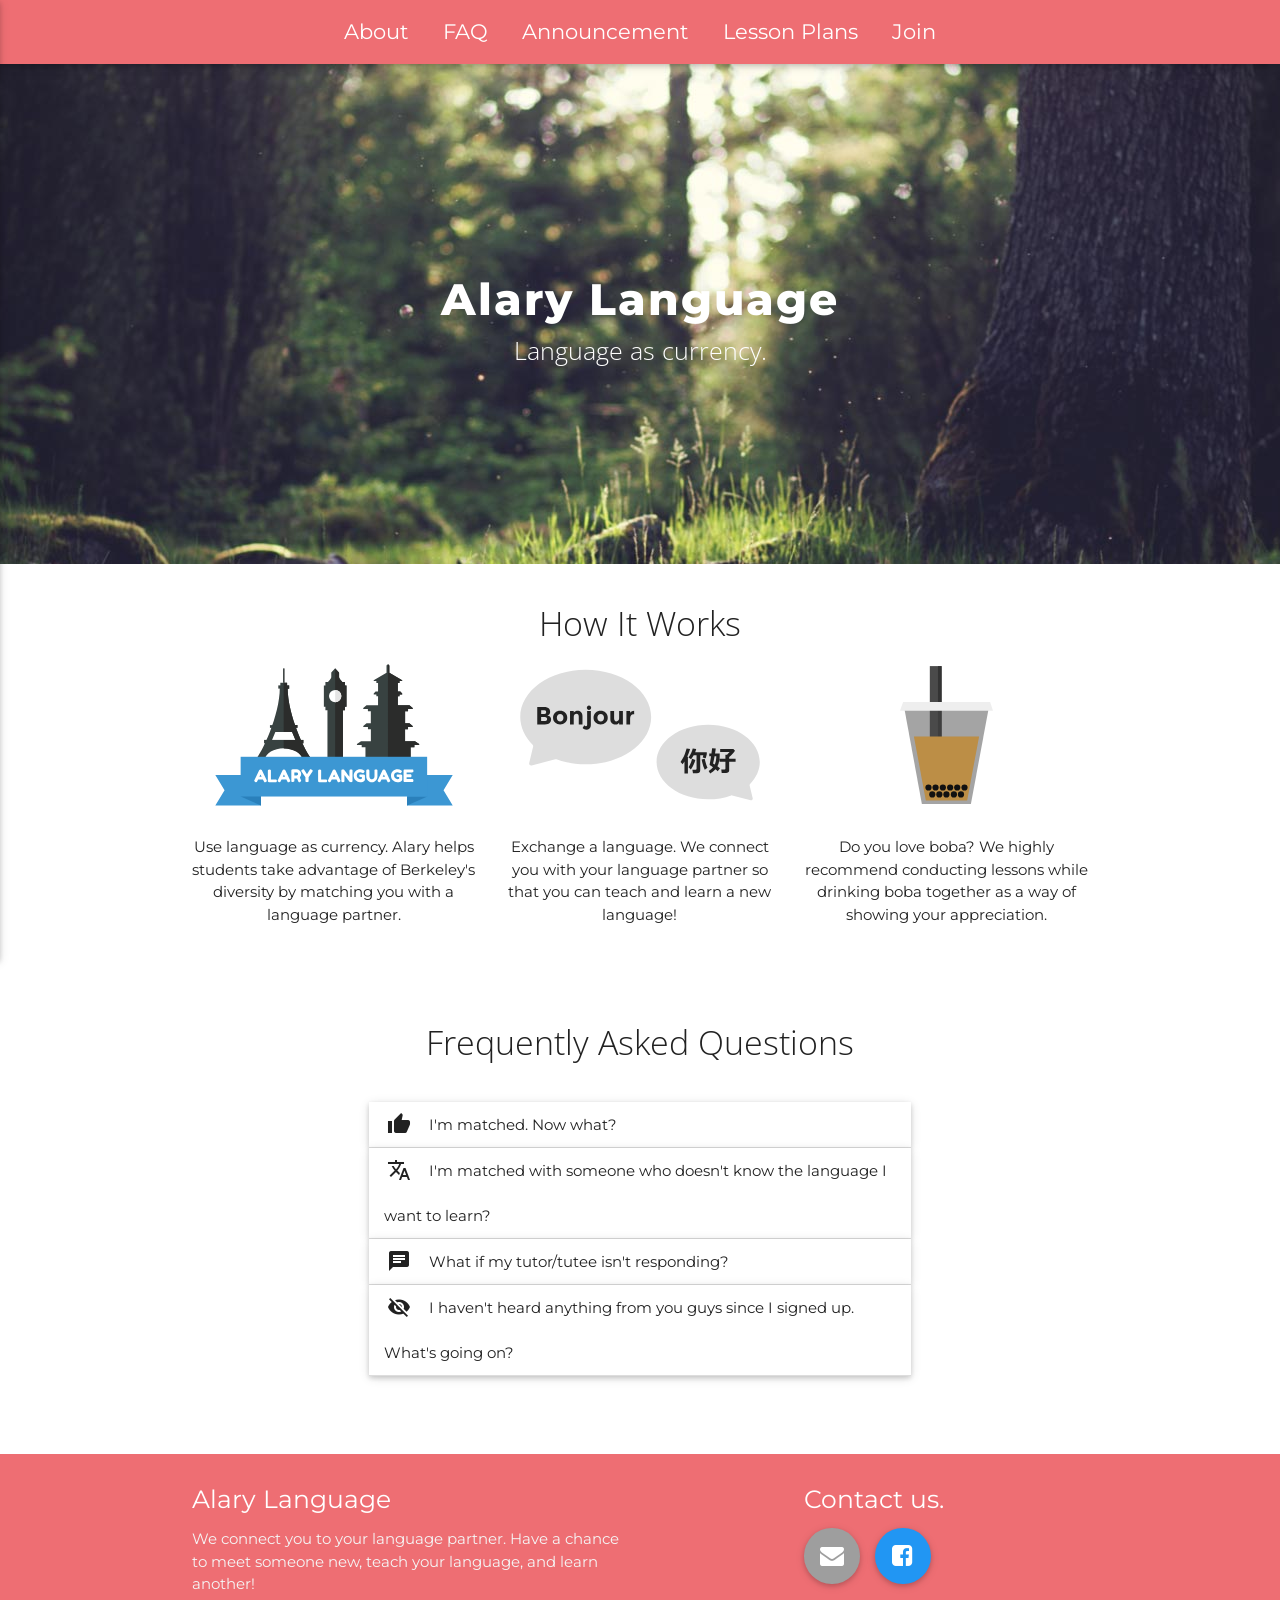
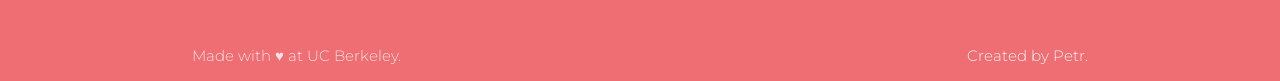
<file: index.html>
<!DOCTYPE html>
<html lang="en-us">
<head>
  <meta charset="UTF-8">
  <meta http-equiv="X-UA-Compatible" content="IE=edge,chrome=1" />
  <link rel="shortcut icon" type="image/png" href="assets/img/favicon.png">
  <title>Alary Language | Learning with a companion.</title>
  <meta content='width=device-width, initial-scale=1.0, maximum-scale=1.0, user-scalable=0' name='viewport' />

  <link rel="stylesheet" type="text/css" href="https://fonts.googleapis.com/css?family=Montserrat|Open+Sans|Material+Icons" />
  <link rel="stylesheet" type="text/css" href="https://maxcdn.bootstrapcdn.com/font-awesome/4.7.0/css/font-awesome.min.css">
  <link rel="stylesheet" href="assets/css/font-awesome.css">
  <link rel="stylesheet" href="assets/css/style.css">
</head>
<body>
  <div class="navbar-fixed">
    <nav>
      <div class="nav-wrapper">
        <a href="#" data-activates="mobile-demo" class="button-collapse"><i class="fa fa-bars"></i></a>
        <ul class="center hide-on-med-and-down">
          <li><a class="about-link white-text">About</a></li>
          <li><a class="faq-link white-text">FAQ</a></li>
          <li><a class="white-text" href="assets/docs/announcement.pdf" target="_blank">Announcement</a></li>
          <li>
              <a class="white-text dropdown-button" data-activates="lesson-plans1">Lesson Plans</a>
              <ul id='lesson-plans1' class='dropdown-content'>
                <li><a class="grey-text text-darken-3" href="./french/">French</a></li>
              </ul>
          </li>
          <li><a class="white-text" href="https://goo.gl/forms/TCjDpClLtpwYhnI52" target="_blank">Join</a></li>
        </ul>
        <ul class="side-nav" id="mobile-demo">
          <li><a class="about-link white-text">About</a></li>
          <li><a class="faq-link white-text">FAQ</a></li>
          <li><a class="white-text" href="assets/docs/announcement.pdf" target="_blank">Announcement</a></li>
          <li>
              <a class="white-text dropdown-button" data-activates="lesson-plans2">Lesson Plans</a>
              <ul id='lesson-plans2' class='dropdown-content'>
                <li><a class="grey-text text-darken-3" href="./french/">French</a></li>
              </ul>
          </li>
          <li><a class="white-text" href="https://goo.gl/forms/TCjDpClLtpwYhnI52" target="_blank">Join</a></li>
        </ul>
      </div>
    </nav>
  </div>

  <div class="parallax-container">
    <div class="parallax">
      <div class="cover valign-wrapper">
        <div class="text-container valign center">
          <h3 class="white-text">Alary Language</h3>
          <h5 class="white-text">Language as currency.</h5>
        </div>
      </div>
      <img class="cover-img" src="assets/img/temp-cover.jpg">
    </div>
  </div>

  <section class="three-column">
    <div class="container">
      <div class="row center">
        <h4 id="about-header" class="label">How It Works</h4>
        <div class="col m4">
          <img src="assets/img/cover.svg" height="160px">
          <p>
            Use language as currency. Alary helps students take advantage of Berkeley's diversity by matching you with a language partner.
          </p>
        </div>
        <div class="col m4">
          <img src="assets/img/exchange.svg" height="160px">
          <p>
            Exchange a language. We connect you with your language partner so that you can teach and learn a new language!
          </p>
        </div>
        <div class="col m4">
          <img src="assets/img/boba.svg" height="160px">
          <p>
            Do you love boba? We highly recommend conducting lessons while drinking boba together as a way of showing your appreciation.
          </p>
        </div>
      </div>
    </div>
  </section>

  <section class="faq">
    <div class="container">
      <div class="row center">
        <h4 id="faq-header" class="label">Frequently Asked Questions</h4>
      </div>
      <div class="row">
        <div class="col offset-s1 s10 offset-m2 m8">
          <ul class="collapsible popout" data-collapsible="accordion">
            <li>
            <div class="collapsible-header"><i class="material-icons">thumb_up</i>I'm matched. Now what?</div>
              <div class="collapsible-body"><p>We provide the contact information for your tutor/tutee so you can contact each other and set up a mutual time to learn! If for some reasons the match does not work out (due to scheduling conflict, etc.), email us and let us know! We will rematch you as soon as possible.</p></div>
            </li>
            <li>
              <div class="collapsible-header"><i class="material-icons">translate</i>I'm matched with someone who doesn't know the language I want to learn?</div>
              <div class="collapsible-body"><p>That means you are matched as a tutor! It's hard to find a perfect match where the other student wants to learn the language you can teach and knows the language you want to learn. Often we have a three-way match, where you are matched as a tutor to a student and as a tutee to another student.</p></div>
            </li>
            <li>
              <div class="collapsible-header"><i class="material-icons">chat</i>What if my tutor/tutee isn't responding?</div>
              <div class="collapsible-body"><p>Email us and we will contact your tutor/tutee. We give them 3 days to respond; after that we will rematch you with another person.</p></div>
            </li>
            <li>
              <div class="collapsible-header"><i class="material-icons">visibility_off</i>I haven't heard anything from you guys since I signed up. What's going on?</div>
              <div class="collapsible-body"><p>We are sorry for the inconvenience! We are trying to match a vast amount of people with a variety of needs and schedules. If you are not matched yet, it means that no tutors are available who can teach the language you want to learn. If you no longer want to be matched, email us and let us know.</p></div>
            </li>
          </ul>
        </div>
      </div>
    </div>
  </section>

  <footer class="page-footer">
    <div class="container">
      <div class="row">
        <div class="col l6 s12">
          <h5 class="white-text">Alary Language</h5>
          <p class="grey-text text-lighten-4">We connect you to your language partner. Have a chance to meet someone new, teach your language, and learn another!</p>
        </div>
        <div class="col l4 offset-l2 s12">
          <h5 class="white-text">Contact us.</h5>
          <ul>
            <li><a class="grey-text text-lighten-3 footer-link btn-floating btn-large waves-effect waves-light grey" href="mailto:alarylanguage@gmail.com"><i class="fa fa-envelope fa-2x"></i><a class="grey-text text-lighten-3 footer-link btn-floating btn-large waves-effect waves-light blue" href="http://www.facebook.com/alarylanguage" target="_blank"><i class="fa fa-facebook-square fa-2x" aria-hidden="true"></i></a></li>
            <li></li>
          </ul>
        </div>
      </div>
    </div>
    <div class="footer-copyright">
      <div class="container">
        Made with &hearts; at UC Berkeley.
        <a class="grey-text text-lighten-4 right hide-on-small-and-down" href="http://www.peterlee.tech/" target="_blank">Created by Petr.</a>
        </div>
      </div>
    </div>
  </footer>

  <script type="text/javascript" src="https://code.jquery.com/jquery-2.1.1.min.js"></script>
  <script type="text/javascript" src="assets/js/app.js"></script>
  <script type="text/javascript" src="assets/js/materialize.min.js"></script>
</body>
</file>
<file: assets/css/style.css>
.btn,.btn-flat,.btn-large,.waves-effect,a{-webkit-tap-highlight-color:transparent}.btn,.btn-large,a{text-decoration:none}img,legend{border:0}legend,ul{padding:0}.fade-in,ul.staggered-list li{opacity:0}.pagination li,table.centered tbody tr td,table.centered thead tr th{text-align:center}table.bordered>tbody>tr,table.bordered>thead>tr,thead{border-bottom:1px solid #d0d0d0}.tabs,.truncate,nav .brand-logo{white-space:nowrap}.collapsible-body,.row .col,html,span.badge{box-sizing:border-box}.clearfix,.row:after,.toast{clear:both}.picker__table,table{border-collapse:collapse;border-spacing:0}.materialize-red{background-color:#e51c23!important}.materialize-red-text{color:#e51c23!important}.materialize-red.lighten-5{background-color:#fdeaeb!important}.materialize-red-text.text-lighten-5{color:#fdeaeb!important}.materialize-red.lighten-4{background-color:#f8c1c3!important}.materialize-red-text.text-lighten-4{color:#f8c1c3!important}.materialize-red.lighten-3{background-color:#f3989b!important}.materialize-red-text.text-lighten-3{color:#f3989b!important}.materialize-red.lighten-2{background-color:#ee6e73!important}.materialize-red-text.text-lighten-2{color:#ee6e73!important}.materialize-red.lighten-1{background-color:#ea454b!important}.materialize-red-text.text-lighten-1{color:#ea454b!important}.materialize-red.darken-1{background-color:#d0181e!important}.materialize-red-text.text-darken-1{color:#d0181e!important}.materialize-red.darken-2{background-color:#b9151b!important}.materialize-red-text.text-darken-2{color:#b9151b!important}.materialize-red.darken-3{background-color:#a21318!important}.materialize-red-text.text-darken-3{color:#a21318!important}.materialize-red.darken-4{background-color:#8b1014!important}.materialize-red-text.text-darken-4{color:#8b1014!important}.red{background-color:#F44336!important}.red-text{color:#F44336!important}.red.lighten-5{background-color:#FFEBEE!important}.red-text.text-lighten-5{color:#FFEBEE!important}.red.lighten-4{background-color:#FFCDD2!important}.red-text.text-lighten-4{color:#FFCDD2!important}.red.lighten-3{background-color:#EF9A9A!important}.red-text.text-lighten-3{color:#EF9A9A!important}.red.lighten-2{background-color:#E57373!important}.red-text.text-lighten-2{color:#E57373!important}.red.lighten-1{background-color:#EF5350!important}.red-text.text-lighten-1{color:#EF5350!important}.red.darken-1{background-color:#E53935!important}.red-text.text-darken-1{color:#E53935!important}.red.darken-2{background-color:#D32F2F!important}.red-text.text-darken-2{color:#D32F2F!important}.red.darken-3{background-color:#C62828!important}.red-text.text-darken-3{color:#C62828!important}.red.darken-4{background-color:#B71C1C!important}.red-text.text-darken-4{color:#B71C1C!important}.red.accent-1{background-color:#FF8A80!important}.red-text.text-accent-1{color:#FF8A80!important}.red.accent-2{background-color:#FF5252!important}.red-text.text-accent-2{color:#FF5252!important}.red.accent-3{background-color:#FF1744!important}.red-text.text-accent-3{color:#FF1744!important}.red.accent-4{background-color:#D50000!important}.red-text.text-accent-4{color:#D50000!important}.pink{background-color:#e91e63!important}.pink-text{color:#e91e63!important}.pink.lighten-5{background-color:#fce4ec!important}.pink-text.text-lighten-5{color:#fce4ec!important}.pink.lighten-4{background-color:#f8bbd0!important}.pink-text.text-lighten-4{color:#f8bbd0!important}.pink.lighten-3{background-color:#f48fb1!important}.pink-text.text-lighten-3{color:#f48fb1!important}.pink.lighten-2{background-color:#f06292!important}.pink-text.text-lighten-2{color:#f06292!important}.pink.lighten-1{background-color:#ec407a!important}.pink-text.text-lighten-1{color:#ec407a!important}.pink.darken-1{background-color:#d81b60!important}.pink-text.text-darken-1{color:#d81b60!important}.pink.darken-2{background-color:#c2185b!important}.pink-text.text-darken-2{color:#c2185b!important}.pink.darken-3{background-color:#ad1457!important}.pink-text.text-darken-3{color:#ad1457!important}.pink.darken-4{background-color:#880e4f!important}.pink-text.text-darken-4{color:#880e4f!important}.pink.accent-1{background-color:#ff80ab!important}.pink-text.text-accent-1{color:#ff80ab!important}.pink.accent-2{background-color:#ff4081!important}.pink-text.text-accent-2{color:#ff4081!important}.pink.accent-3{background-color:#f50057!important}.pink-text.text-accent-3{color:#f50057!important}.pink.accent-4{background-color:#c51162!important}.pink-text.text-accent-4{color:#c51162!important}.purple{background-color:#9c27b0!important}.purple-text{color:#9c27b0!important}.purple.lighten-5{background-color:#f3e5f5!important}.purple-text.text-lighten-5{color:#f3e5f5!important}.purple.lighten-4{background-color:#e1bee7!important}.purple-text.text-lighten-4{color:#e1bee7!important}.purple.lighten-3{background-color:#ce93d8!important}.purple-text.text-lighten-3{color:#ce93d8!important}.purple.lighten-2{background-color:#ba68c8!important}.purple-text.text-lighten-2{color:#ba68c8!important}.purple.lighten-1{background-color:#ab47bc!important}.purple-text.text-lighten-1{color:#ab47bc!important}.purple.darken-1{background-color:#8e24aa!important}.purple-text.text-darken-1{color:#8e24aa!important}.purple.darken-2{background-color:#7b1fa2!important}.purple-text.text-darken-2{color:#7b1fa2!important}.purple.darken-3{background-color:#6a1b9a!important}.purple-text.text-darken-3{color:#6a1b9a!important}.purple.darken-4{background-color:#4a148c!important}.purple-text.text-darken-4{color:#4a148c!important}.purple.accent-1{background-color:#ea80fc!important}.purple-text.text-accent-1{color:#ea80fc!important}.purple.accent-2{background-color:#e040fb!important}.purple-text.text-accent-2{color:#e040fb!important}.purple.accent-3{background-color:#d500f9!important}.purple-text.text-accent-3{color:#d500f9!important}.purple.accent-4{background-color:#a0f!important}.purple-text.text-accent-4{color:#a0f!important}.deep-purple{background-color:#673ab7!important}.deep-purple-text{color:#673ab7!important}.deep-purple.lighten-5{background-color:#ede7f6!important}.deep-purple-text.text-lighten-5{color:#ede7f6!important}.deep-purple.lighten-4{background-color:#d1c4e9!important}.deep-purple-text.text-lighten-4{color:#d1c4e9!important}.deep-purple.lighten-3{background-color:#b39ddb!important}.deep-purple-text.text-lighten-3{color:#b39ddb!important}.deep-purple.lighten-2{background-color:#9575cd!important}.deep-purple-text.text-lighten-2{color:#9575cd!important}.deep-purple.lighten-1{background-color:#7e57c2!important}.deep-purple-text.text-lighten-1{color:#7e57c2!important}.deep-purple.darken-1{background-color:#5e35b1!important}.deep-purple-text.text-darken-1{color:#5e35b1!important}.deep-purple.darken-2{background-color:#512da8!important}.deep-purple-text.text-darken-2{color:#512da8!important}.deep-purple.darken-3{background-color:#4527a0!important}.deep-purple-text.text-darken-3{color:#4527a0!important}.deep-purple.darken-4{background-color:#311b92!important}.deep-purple-text.text-darken-4{color:#311b92!important}.deep-purple.accent-1{background-color:#b388ff!important}.deep-purple-text.text-accent-1{color:#b388ff!important}.deep-purple.accent-2{background-color:#7c4dff!important}.deep-purple-text.text-accent-2{color:#7c4dff!important}.deep-purple.accent-3{background-color:#651fff!important}.deep-purple-text.text-accent-3{color:#651fff!important}.deep-purple.accent-4{background-color:#6200ea!important}.deep-purple-text.text-accent-4{color:#6200ea!important}.indigo{background-color:#3f51b5!important}.indigo-text{color:#3f51b5!important}.indigo.lighten-5{background-color:#e8eaf6!important}.indigo-text.text-lighten-5{color:#e8eaf6!important}.indigo.lighten-4{background-color:#c5cae9!important}.indigo-text.text-lighten-4{color:#c5cae9!important}.indigo.lighten-3{background-color:#9fa8da!important}.indigo-text.text-lighten-3{color:#9fa8da!important}.indigo.lighten-2{background-color:#7986cb!important}.indigo-text.text-lighten-2{color:#7986cb!important}.indigo.lighten-1{background-color:#5c6bc0!important}.indigo-text.text-lighten-1{color:#5c6bc0!important}.indigo.darken-1{background-color:#3949ab!important}.indigo-text.text-darken-1{color:#3949ab!important}.indigo.darken-2{background-color:#303f9f!important}.indigo-text.text-darken-2{color:#303f9f!important}.indigo.darken-3{background-color:#283593!important}.indigo-text.text-darken-3{color:#283593!important}.indigo.darken-4{background-color:#1a237e!important}.indigo-text.text-darken-4{color:#1a237e!important}.indigo.accent-1{background-color:#8c9eff!important}.indigo-text.text-accent-1{color:#8c9eff!important}.indigo.accent-2{background-color:#536dfe!important}.indigo-text.text-accent-2{color:#536dfe!important}.indigo.accent-3{background-color:#3d5afe!important}.indigo-text.text-accent-3{color:#3d5afe!important}.indigo.accent-4{background-color:#304ffe!important}.indigo-text.text-accent-4{color:#304ffe!important}.blue{background-color:#2196F3!important}.blue-text{color:#2196F3!important}.blue.lighten-5{background-color:#E3F2FD!important}.blue-text.text-lighten-5{color:#E3F2FD!important}.blue.lighten-4{background-color:#BBDEFB!important}.blue-text.text-lighten-4{color:#BBDEFB!important}.blue.lighten-3{background-color:#90CAF9!important}.blue-text.text-lighten-3{color:#90CAF9!important}.blue.lighten-2{background-color:#64B5F6!important}.blue-text.text-lighten-2{color:#64B5F6!important}.blue.lighten-1{background-color:#42A5F5!important}.blue-text.text-lighten-1{color:#42A5F5!important}.blue.darken-1{background-color:#1E88E5!important}.blue-text.text-darken-1{color:#1E88E5!important}.blue.darken-2{background-color:#1976D2!important}.blue-text.text-darken-2{color:#1976D2!important}.blue.darken-3{background-color:#1565C0!important}.blue-text.text-darken-3{color:#1565C0!important}.blue.darken-4{background-color:#0D47A1!important}.blue-text.text-darken-4{color:#0D47A1!important}.blue.accent-1{background-color:#82B1FF!important}.blue-text.text-accent-1{color:#82B1FF!important}.blue.accent-2{background-color:#448AFF!important}.blue-text.text-accent-2{color:#448AFF!important}.blue.accent-3{background-color:#2979FF!important}.blue-text.text-accent-3{color:#2979FF!important}.blue.accent-4{background-color:#2962FF!important}.blue-text.text-accent-4{color:#2962FF!important}.light-blue{background-color:#03a9f4!important}.light-blue-text{color:#03a9f4!important}.light-blue.lighten-5{background-color:#e1f5fe!important}.light-blue-text.text-lighten-5{color:#e1f5fe!important}.light-blue.lighten-4{background-color:#b3e5fc!important}.light-blue-text.text-lighten-4{color:#b3e5fc!important}.light-blue.lighten-3{background-color:#81d4fa!important}.light-blue-text.text-lighten-3{color:#81d4fa!important}.light-blue.lighten-2{background-color:#4fc3f7!important}.light-blue-text.text-lighten-2{color:#4fc3f7!important}.light-blue.lighten-1{background-color:#29b6f6!important}.light-blue-text.text-lighten-1{color:#29b6f6!important}.light-blue.darken-1{background-color:#039be5!important}.light-blue-text.text-darken-1{color:#039be5!important}.light-blue.darken-2{background-color:#0288d1!important}.light-blue-text.text-darken-2{color:#0288d1!important}.light-blue.darken-3{background-color:#0277bd!important}.light-blue-text.text-darken-3{color:#0277bd!important}.light-blue.darken-4{background-color:#01579b!important}.light-blue-text.text-darken-4{color:#01579b!important}.light-blue.accent-1{background-color:#80d8ff!important}.light-blue-text.text-accent-1{color:#80d8ff!important}.light-blue.accent-2{background-color:#40c4ff!important}.light-blue-text.text-accent-2{color:#40c4ff!important}.light-blue.accent-3{background-color:#00b0ff!important}.light-blue-text.text-accent-3{color:#00b0ff!important}.light-blue.accent-4{background-color:#0091ea!important}.light-blue-text.text-accent-4{color:#0091ea!important}.cyan{background-color:#00bcd4!important}.cyan-text{color:#00bcd4!important}.cyan.lighten-5{background-color:#e0f7fa!important}.cyan-text.text-lighten-5{color:#e0f7fa!important}.cyan.lighten-4{background-color:#b2ebf2!important}.cyan-text.text-lighten-4{color:#b2ebf2!important}.cyan.lighten-3{background-color:#80deea!important}.cyan-text.text-lighten-3{color:#80deea!important}.cyan.lighten-2{background-color:#4dd0e1!important}.cyan-text.text-lighten-2{color:#4dd0e1!important}.cyan.lighten-1{background-color:#26c6da!important}.cyan-text.text-lighten-1{color:#26c6da!important}.cyan.darken-1{background-color:#00acc1!important}.cyan-text.text-darken-1{color:#00acc1!important}.cyan.darken-2{background-color:#0097a7!important}.cyan-text.text-darken-2{color:#0097a7!important}.cyan.darken-3{background-color:#00838f!important}.cyan-text.text-darken-3{color:#00838f!important}.cyan.darken-4{background-color:#006064!important}.cyan-text.text-darken-4{color:#006064!important}.cyan.accent-1{background-color:#84ffff!important}.cyan-text.text-accent-1{color:#84ffff!important}.cyan.accent-2{background-color:#18ffff!important}.cyan-text.text-accent-2{color:#18ffff!important}.cyan.accent-3{background-color:#00e5ff!important}.cyan-text.text-accent-3{color:#00e5ff!important}.cyan.accent-4{background-color:#00b8d4!important}.cyan-text.text-accent-4{color:#00b8d4!important}.teal{background-color:#009688!important}.teal-text{color:#009688!important}.teal.lighten-5{background-color:#e0f2f1!important}.teal-text.text-lighten-5{color:#e0f2f1!important}.teal.lighten-4{background-color:#b2dfdb!important}.teal-text.text-lighten-4{color:#b2dfdb!important}.teal.lighten-3{background-color:#80cbc4!important}.teal-text.text-lighten-3{color:#80cbc4!important}.teal.lighten-2{background-color:#4db6ac!important}.teal-text.text-lighten-2{color:#4db6ac!important}.teal.lighten-1{background-color:#26a69a!important}.teal-text.text-lighten-1{color:#26a69a!important}.teal.darken-1{background-color:#00897b!important}.teal-text.text-darken-1{color:#00897b!important}.teal.darken-2{background-color:#00796b!important}.teal-text.text-darken-2{color:#00796b!important}.teal.darken-3{background-color:#00695c!important}.teal-text.text-darken-3{color:#00695c!important}.teal.darken-4{background-color:#004d40!important}.teal-text.text-darken-4{color:#004d40!important}.teal.accent-1{background-color:#a7ffeb!important}.teal-text.text-accent-1{color:#a7ffeb!important}.teal.accent-2{background-color:#64ffda!important}.teal-text.text-accent-2{color:#64ffda!important}.teal.accent-3{background-color:#1de9b6!important}.teal-text.text-accent-3{color:#1de9b6!important}.teal.accent-4{background-color:#00bfa5!important}.teal-text.text-accent-4{color:#00bfa5!important}.green{background-color:#4CAF50!important}.green-text{color:#4CAF50!important}.green.lighten-5{background-color:#E8F5E9!important}.green-text.text-lighten-5{color:#E8F5E9!important}.green.lighten-4{background-color:#C8E6C9!important}.green-text.text-lighten-4{color:#C8E6C9!important}.green.lighten-3{background-color:#A5D6A7!important}.green-text.text-lighten-3{color:#A5D6A7!important}.green.lighten-2{background-color:#81C784!important}.green-text.text-lighten-2{color:#81C784!important}.green.lighten-1{background-color:#66BB6A!important}.green-text.text-lighten-1{color:#66BB6A!important}.green.darken-1{background-color:#43A047!important}.green-text.text-darken-1{color:#43A047!important}.green.darken-2{background-color:#388E3C!important}.green-text.text-darken-2{color:#388E3C!important}.green.darken-3{background-color:#2E7D32!important}.green-text.text-darken-3{color:#2E7D32!important}.green.darken-4{background-color:#1B5E20!important}.green-text.text-darken-4{color:#1B5E20!important}.green.accent-1{background-color:#B9F6CA!important}.green-text.text-accent-1{color:#B9F6CA!important}.green.accent-2{background-color:#69F0AE!important}.green-text.text-accent-2{color:#69F0AE!important}.green.accent-3{background-color:#00E676!important}.green-text.text-accent-3{color:#00E676!important}.green.accent-4{background-color:#00C853!important}.green-text.text-accent-4{color:#00C853!important}.light-green{background-color:#8bc34a!important}.light-green-text{color:#8bc34a!important}.light-green.lighten-5{background-color:#f1f8e9!important}.light-green-text.text-lighten-5{color:#f1f8e9!important}.light-green.lighten-4{background-color:#dcedc8!important}.light-green-text.text-lighten-4{color:#dcedc8!important}.light-green.lighten-3{background-color:#c5e1a5!important}.light-green-text.text-lighten-3{color:#c5e1a5!important}.light-green.lighten-2{background-color:#aed581!important}.light-green-text.text-lighten-2{color:#aed581!important}.light-green.lighten-1{background-color:#9ccc65!important}.light-green-text.text-lighten-1{color:#9ccc65!important}.light-green.darken-1{background-color:#7cb342!important}.light-green-text.text-darken-1{color:#7cb342!important}.light-green.darken-2{background-color:#689f38!important}.light-green-text.text-darken-2{color:#689f38!important}.light-green.darken-3{background-color:#558b2f!important}.light-green-text.text-darken-3{color:#558b2f!important}.light-green.darken-4{background-color:#33691e!important}.light-green-text.text-darken-4{color:#33691e!important}.light-green.accent-1{background-color:#ccff90!important}.light-green-text.text-accent-1{color:#ccff90!important}.light-green.accent-2{background-color:#b2ff59!important}.light-green-text.text-accent-2{color:#b2ff59!important}.light-green.accent-3{background-color:#76ff03!important}.light-green-text.text-accent-3{color:#76ff03!important}.light-green.accent-4{background-color:#64dd17!important}.light-green-text.text-accent-4{color:#64dd17!important}.lime{background-color:#cddc39!important}.lime-text{color:#cddc39!important}.lime.lighten-5{background-color:#f9fbe7!important}.lime-text.text-lighten-5{color:#f9fbe7!important}.lime.lighten-4{background-color:#f0f4c3!important}.lime-text.text-lighten-4{color:#f0f4c3!important}.lime.lighten-3{background-color:#e6ee9c!important}.lime-text.text-lighten-3{color:#e6ee9c!important}.lime.lighten-2{background-color:#dce775!important}.lime-text.text-lighten-2{color:#dce775!important}.lime.lighten-1{background-color:#d4e157!important}.lime-text.text-lighten-1{color:#d4e157!important}.lime.darken-1{background-color:#c0ca33!important}.lime-text.text-darken-1{color:#c0ca33!important}.lime.darken-2{background-color:#afb42b!important}.lime-text.text-darken-2{color:#afb42b!important}.lime.darken-3{background-color:#9e9d24!important}.lime-text.text-darken-3{color:#9e9d24!important}.lime.darken-4{background-color:#827717!important}.lime-text.text-darken-4{color:#827717!important}.lime.accent-1{background-color:#f4ff81!important}.lime-text.text-accent-1{color:#f4ff81!important}.lime.accent-2{background-color:#eeff41!important}.lime-text.text-accent-2{color:#eeff41!important}.lime.accent-3{background-color:#c6ff00!important}.lime-text.text-accent-3{color:#c6ff00!important}.lime.accent-4{background-color:#aeea00!important}.lime-text.text-accent-4{color:#aeea00!important}.yellow{background-color:#ffeb3b!important}.yellow-text{color:#ffeb3b!important}.yellow.lighten-5{background-color:#fffde7!important}.yellow-text.text-lighten-5{color:#fffde7!important}.yellow.lighten-4{background-color:#fff9c4!important}.yellow-text.text-lighten-4{color:#fff9c4!important}.yellow.lighten-3{background-color:#fff59d!important}.yellow-text.text-lighten-3{color:#fff59d!important}.yellow.lighten-2{background-color:#fff176!important}.yellow-text.text-lighten-2{color:#fff176!important}.yellow.lighten-1{background-color:#ffee58!important}.yellow-text.text-lighten-1{color:#ffee58!important}.yellow.darken-1{background-color:#fdd835!important}.yellow-text.text-darken-1{color:#fdd835!important}.yellow.darken-2{background-color:#fbc02d!important}.yellow-text.text-darken-2{color:#fbc02d!important}.yellow.darken-3{background-color:#f9a825!important}.yellow-text.text-darken-3{color:#f9a825!important}.yellow.darken-4{background-color:#f57f17!important}.yellow-text.text-darken-4{color:#f57f17!important}.yellow.accent-1{background-color:#ffff8d!important}.yellow-text.text-accent-1{color:#ffff8d!important}.yellow.accent-2{background-color:#ff0!important}.yellow-text.text-accent-2{color:#ff0!important}.yellow.accent-3{background-color:#ffea00!important}.yellow-text.text-accent-3{color:#ffea00!important}.yellow.accent-4{background-color:#ffd600!important}.yellow-text.text-accent-4{color:#ffd600!important}.amber{background-color:#ffc107!important}.amber-text{color:#ffc107!important}.amber.lighten-5{background-color:#fff8e1!important}.amber-text.text-lighten-5{color:#fff8e1!important}.amber.lighten-4{background-color:#ffecb3!important}.amber-text.text-lighten-4{color:#ffecb3!important}.amber.lighten-3{background-color:#ffe082!important}.amber-text.text-lighten-3{color:#ffe082!important}.amber.lighten-2{background-color:#ffd54f!important}.amber-text.text-lighten-2{color:#ffd54f!important}.amber.lighten-1{background-color:#ffca28!important}.amber-text.text-lighten-1{color:#ffca28!important}.amber.darken-1{background-color:#ffb300!important}.amber-text.text-darken-1{color:#ffb300!important}.amber.darken-2{background-color:#ffa000!important}.amber-text.text-darken-2{color:#ffa000!important}.amber.darken-3{background-color:#ff8f00!important}.amber-text.text-darken-3{color:#ff8f00!important}.amber.darken-4{background-color:#ff6f00!important}.amber-text.text-darken-4{color:#ff6f00!important}.amber.accent-1{background-color:#ffe57f!important}.amber-text.text-accent-1{color:#ffe57f!important}.amber.accent-2{background-color:#ffd740!important}.amber-text.text-accent-2{color:#ffd740!important}.amber.accent-3{background-color:#ffc400!important}.amber-text.text-accent-3{color:#ffc400!important}.amber.accent-4{background-color:#ffab00!important}.amber-text.text-accent-4{color:#ffab00!important}.orange{background-color:#ff9800!important}.orange-text{color:#ff9800!important}.orange.lighten-5{background-color:#fff3e0!important}.orange-text.text-lighten-5{color:#fff3e0!important}.orange.lighten-4{background-color:#ffe0b2!important}.orange-text.text-lighten-4{color:#ffe0b2!important}.orange.lighten-3{background-color:#ffcc80!important}.orange-text.text-lighten-3{color:#ffcc80!important}.orange.lighten-2{background-color:#ffb74d!important}.orange-text.text-lighten-2{color:#ffb74d!important}.orange.lighten-1{background-color:#ffa726!important}.orange-text.text-lighten-1{color:#ffa726!important}.orange.darken-1{background-color:#fb8c00!important}.orange-text.text-darken-1{color:#fb8c00!important}.orange.darken-2{background-color:#f57c00!important}.orange-text.text-darken-2{color:#f57c00!important}.orange.darken-3{background-color:#ef6c00!important}.orange-text.text-darken-3{color:#ef6c00!important}.orange.darken-4{background-color:#e65100!important}.orange-text.text-darken-4{color:#e65100!important}.orange.accent-1{background-color:#ffd180!important}.orange-text.text-accent-1{color:#ffd180!important}.orange.accent-2{background-color:#ffab40!important}.orange-text.text-accent-2{color:#ffab40!important}.orange.accent-3{background-color:#ff9100!important}.orange-text.text-accent-3{color:#ff9100!important}.orange.accent-4{background-color:#ff6d00!important}.orange-text.text-accent-4{color:#ff6d00!important}.deep-orange{background-color:#ff5722!important}.deep-orange-text{color:#ff5722!important}.deep-orange.lighten-5{background-color:#fbe9e7!important}.deep-orange-text.text-lighten-5{color:#fbe9e7!important}.deep-orange.lighten-4{background-color:#ffccbc!important}.deep-orange-text.text-lighten-4{color:#ffccbc!important}.deep-orange.lighten-3{background-color:#ffab91!important}.deep-orange-text.text-lighten-3{color:#ffab91!important}.deep-orange.lighten-2{background-color:#ff8a65!important}.deep-orange-text.text-lighten-2{color:#ff8a65!important}.deep-orange.lighten-1{background-color:#ff7043!important}.deep-orange-text.text-lighten-1{color:#ff7043!important}.deep-orange.darken-1{background-color:#f4511e!important}.deep-orange-text.text-darken-1{color:#f4511e!important}.deep-orange.darken-2{background-color:#e64a19!important}.deep-orange-text.text-darken-2{color:#e64a19!important}.deep-orange.darken-3{background-color:#d84315!important}.deep-orange-text.text-darken-3{color:#d84315!important}.deep-orange.darken-4{background-color:#bf360c!important}.deep-orange-text.text-darken-4{color:#bf360c!important}.deep-orange.accent-1{background-color:#ff9e80!important}.deep-orange-text.text-accent-1{color:#ff9e80!important}.deep-orange.accent-2{background-color:#ff6e40!important}.deep-orange-text.text-accent-2{color:#ff6e40!important}.deep-orange.accent-3{background-color:#ff3d00!important}.deep-orange-text.text-accent-3{color:#ff3d00!important}.deep-orange.accent-4{background-color:#dd2c00!important}.deep-orange-text.text-accent-4{color:#dd2c00!important}.brown{background-color:#795548!important}.brown-text{color:#795548!important}.brown.lighten-5{background-color:#efebe9!important}.brown-text.text-lighten-5{color:#efebe9!important}.brown.lighten-4{background-color:#d7ccc8!important}.brown-text.text-lighten-4{color:#d7ccc8!important}.brown.lighten-3{background-color:#bcaaa4!important}.brown-text.text-lighten-3{color:#bcaaa4!important}.brown.lighten-2{background-color:#a1887f!important}.brown-text.text-lighten-2{color:#a1887f!important}.brown.lighten-1{background-color:#8d6e63!important}.brown-text.text-lighten-1{color:#8d6e63!important}.brown.darken-1{background-color:#6d4c41!important}.brown-text.text-darken-1{color:#6d4c41!important}.brown.darken-2{background-color:#5d4037!important}.brown-text.text-darken-2{color:#5d4037!important}.brown.darken-3{background-color:#4e342e!important}.brown-text.text-darken-3{color:#4e342e!important}.brown.darken-4{background-color:#3e2723!important}.brown-text.text-darken-4{color:#3e2723!important}.blue-grey{background-color:#607d8b!important}.blue-grey-text{color:#607d8b!important}.blue-grey.lighten-5{background-color:#eceff1!important}.blue-grey-text.text-lighten-5{color:#eceff1!important}.blue-grey.lighten-4{background-color:#cfd8dc!important}.blue-grey-text.text-lighten-4{color:#cfd8dc!important}.blue-grey.lighten-3{background-color:#b0bec5!important}.blue-grey-text.text-lighten-3{color:#b0bec5!important}.blue-grey.lighten-2{background-color:#90a4ae!important}.blue-grey-text.text-lighten-2{color:#90a4ae!important}.blue-grey.lighten-1{background-color:#78909c!important}.blue-grey-text.text-lighten-1{color:#78909c!important}.blue-grey.darken-1{background-color:#546e7a!important}.blue-grey-text.text-darken-1{color:#546e7a!important}.blue-grey.darken-2{background-color:#455a64!important}.blue-grey-text.text-darken-2{color:#455a64!important}.blue-grey.darken-3{background-color:#37474f!important}.blue-grey-text.text-darken-3{color:#37474f!important}.blue-grey.darken-4{background-color:#263238!important}.blue-grey-text.text-darken-4{color:#263238!important}.grey{background-color:#9e9e9e!important}.grey-text{color:#9e9e9e!important}.grey.lighten-5{background-color:#fafafa!important}.grey-text.text-lighten-5{color:#fafafa!important}.grey.lighten-4{background-color:#f5f5f5!important}.grey-text.text-lighten-4{color:#f5f5f5!important}.grey.lighten-3{background-color:#eee!important}.grey-text.text-lighten-3{color:#eee!important}.grey.lighten-2{background-color:#e0e0e0!important}.grey-text.text-lighten-2{color:#e0e0e0!important}.grey.lighten-1{background-color:#bdbdbd!important}.grey-text.text-lighten-1{color:#bdbdbd!important}.grey.darken-1{background-color:#757575!important}.grey-text.text-darken-1{color:#757575!important}.grey.darken-2{background-color:#616161!important}.grey-text.text-darken-2{color:#616161!important}.grey.darken-3{background-color:#424242!important}.grey-text.text-darken-3{color:#424242!important}.grey.darken-4{background-color:#212121!important}.grey-text.text-darken-4{color:#212121!important}.black{background-color:#000!important}.black-text{color:#000!important}.white{background-color:#FFF!important}.white-text{color:#FFF!important}.transparent{background-color:transparent!important}.transparent-text{color:transparent!important}/*! normalize.css v3.0.3 | MIT License | github.com/necolas/normalize.css */html{-ms-text-size-adjust:100%;-webkit-text-size-adjust:100%}body{margin:0}article,aside,details,figcaption,figure,footer,header,hgroup,main,menu,nav,section,summary{display:block}audio,canvas,progress,video{display:inline-block;vertical-align:baseline}audio:not([controls]){display:none;height:0}[hidden],template{display:none}a{background-color:transparent;color:#039be5}a:active,a:hover{outline:0}abbr[title]{border-bottom:1px dotted}b,optgroup,strong{font-weight:700}dfn{font-style:italic}mark{background:#ff0;color:#000}sub,sup{font-size:75%;line-height:0;position:relative;vertical-align:baseline}sup{top:-.5em}sub{bottom:-.25em}svg:not(:root){overflow:hidden}figure{margin:1em 40px}hr{box-sizing:content-box;height:0}pre,textarea{overflow:auto}code,kbd,pre,samp{font-family:monospace,monospace;font-size:1em}button,input,optgroup,select,textarea{color:inherit;font:inherit;margin:0}button{overflow:visible}button,select{text-transform:none}button,html input[type=button],input[type=reset],input[type=submit]{-webkit-appearance:button;cursor:pointer}button[disabled],html input[disabled]{cursor:default}button::-moz-focus-inner,input::-moz-focus-inner{border:0;padding:0}input{line-height:normal}input[type=checkbox],input[type=radio]{box-sizing:border-box;padding:0}input[type=number]::-webkit-inner-spin-button,input[type=number]::-webkit-outer-spin-button{height:auto}input[type=search]{-webkit-appearance:textfield;box-sizing:content-box}input[type=search]::-webkit-search-cancel-button,input[type=search]::-webkit-search-decoration{-webkit-appearance:none}fieldset{border:1px solid silver;margin:0 2px;padding:.35em .625em .75em}*,:after,:before{box-sizing:inherit}ul{list-style-type:none}ul.browser-default,ul.browser-default li{list-style-type:initial}ul li{list-style-type:none}.valign-wrapper{display:flex;align-items:center}.valign-wrapper .valign{display:block}.z-depth-0{box-shadow:none!important}.btn,.btn-floating,.btn-large,.card,.card-panel,.collapsible,.dropdown-content,.side-nav,.toast,.z-depth-1,nav{box-shadow:0 2px 5px 0 rgba(0,0,0,.16),0 2px 10px 0 rgba(0,0,0,.12)}.btn-floating:hover,.btn-large:hover,.btn:hover,.z-depth-1-half{box-shadow:0 5px 11px 0 rgba(0,0,0,.18),0 4px 15px 0 rgba(0,0,0,.15)}.z-depth-2{box-shadow:0 8px 17px 0 rgba(0,0,0,.2),0 6px 20px 0 rgba(0,0,0,.19)}.z-depth-3{box-shadow:0 12px 15px 0 rgba(0,0,0,.24),0 17px 50px 0 rgba(0,0,0,.19)}.modal,.z-depth-4{box-shadow:0 16px 28px 0 rgba(0,0,0,.22),0 25px 55px 0 rgba(0,0,0,.21)}.z-depth-5{box-shadow:0 27px 24px 0 rgba(0,0,0,.2),0 40px 77px 0 rgba(0,0,0,.22)}.hoverable{transition:box-shadow .25s;box-shadow:0}.hoverable:hover{transition:box-shadow .25s;box-shadow:0 8px 17px 0 rgba(0,0,0,.2),0 6px 20px 0 rgba(0,0,0,.19)}.divider{height:1px;overflow:hidden;background-color:#e0e0e0}.pagination li.active,footer.page-footer{background-color:#ee6e73}blockquote{margin:20px 0;padding-left:1.5rem;border-left:5px solid #ee6e73}i{line-height:inherit}i.left{float:left;margin-right:15px}i.right{float:right;margin-left:15px}i.tiny{font-size:1rem}i.small{font-size:2rem}i.medium{font-size:4rem}i.large{font-size:6rem}img.responsive-img,video.responsive-video{max-width:100%;height:auto}.pagination li{display:inline-block;border-radius:2px;vertical-align:top;height:30px}.pagination li a{color:#444;display:inline-block;font-size:1.2rem;padding:0 10px;line-height:30px}.pagination li.active a{color:#fff}.pagination li.disabled a{cursor:default;color:#999}.card .card-title.activator,nav ul a{cursor:pointer}.pagination li i{font-size:2rem}.pagination li.pages ul li{display:inline-block;float:none}.breadcrumb{font-size:18px;color:rgba(255,255,255,.7)}.breadcrumb [class*=mdi-],.breadcrumb [class^=mdi-],.breadcrumb i,.breadcrumb i.material-icons{display:inline-block;float:left;font-size:24px}.breadcrumb:before{content:'\E5CC';color:rgba(255,255,255,.7);vertical-align:top;display:inline-block;font-family:'Material Icons';font-weight:400;font-style:normal;font-size:25px;margin:0 10px 0 8px;-webkit-font-smoothing:antialiased}.breadcrumb:first-child:before{display:none}.breadcrumb:last-child{color:#fff}.parallax-container{position:relative;overflow:hidden;height:500px}.parallax,.parallax img{position:absolute;bottom:0}.parallax{top:0;left:0;right:0;z-index:-1}.parallax img{display:none;left:50%;min-width:100%;min-height:100%;-webkit-transform:translate3d(0,0,0);transform:translate3d(0,0,0);transform:translateX(-50%)}.collection,.pin-bottom,.pin-top{position:relative}.pinned{position:fixed!important}.fade-in{transform-origin:0 50%}@media only screen and (max-width:600px){.hide-on-small-and-down,.hide-on-small-only{display:none!important}}@media only screen and (max-width:992px){.pagination{width:100%}.pagination li.next,.pagination li.prev{width:10%}.pagination li.pages{width:80%;overflow:hidden;white-space:nowrap}.hide-on-med-and-down{display:none!important}}@media only screen and (min-width:601px){.hide-on-med-and-up{display:none!important}}@media only screen and (min-width:600px) and (max-width:992px){.hide-on-med-only{display:none!important}}@media only screen and (min-width:993px){.hide-on-large-only{display:none!important}.show-on-large{display:block!important}}@media only screen and (min-width:600px) and (max-width:992px){.show-on-medium{display:block!important}}@media only screen and (min-width:601px){.show-on-medium-and-up{display:block!important}}@media only screen and (max-width:992px){.show-on-medium-and-down{display:block!important}}@media only screen and (max-width:600px){.show-on-small{display:block!important}.center-on-small-only{text-align:center}}footer.page-footer{margin-top:20px;padding-top:20px}table.highlight>tbody>tr:hover,table.striped>tbody>tr:nth-child(odd){background-color:#f2f2f2}footer.page-footer .footer-copyright{overflow:hidden;line-height:50px;color:rgba(255,255,255,.8)}table,td,th{border:none}table{width:100%;display:table}table.striped>tbody>tr>td{border-radius:0}table.highlight>tbody>tr{transition:background-color .25s ease}td,th{padding:15px 5px;display:table-cell;text-align:left;vertical-align:middle;border-radius:2px}@media only screen and (max-width:992px){table.responsive-table{width:100%;border-collapse:collapse;border-spacing:0;display:block;position:relative}table.responsive-table td:empty:before{content:'\00a0'}table.responsive-table td,table.responsive-table th{margin:0;vertical-align:top}table.responsive-table thead{display:block;float:left;border:0;border-right:1px solid #d0d0d0}table.responsive-table thead tr{display:block;padding:0 10px 0 0}table.responsive-table thead tr th::before{content:"\00a0"}table.responsive-table tbody{display:block;width:auto;position:relative;overflow-x:auto;white-space:nowrap}table.responsive-table tbody tr{display:inline-block;vertical-align:top}table.responsive-table th{display:block;text-align:right}table.responsive-table td{display:block;min-height:1.25em;text-align:left}table.responsive-table tr{padding:0 10px}table.responsive-table.bordered th{border-bottom:0;border-left:0}table.responsive-table.bordered td{border-left:0;border-right:0;border-bottom:0}table.responsive-table.bordered tr{border:0}table.responsive-table.bordered tbody tr{border-right:1px solid #d0d0d0}}.collection{margin:.5rem 0 1rem;border:1px solid #e0e0e0;border-radius:2px;overflow:hidden}.collection .collection-item{background-color:#fff;line-height:1.5rem;padding:10px 20px;margin:0;border-bottom:1px solid #e0e0e0}.collection .collection-item.avatar{min-height:84px;padding-left:72px;position:relative}.collection .collection-item.avatar .circle{position:absolute;width:42px;height:42px;overflow:hidden;left:15px;display:inline-block;vertical-align:middle}.collection .collection-item.avatar i.circle{font-size:18px;line-height:42px;color:#fff;background-color:#999;text-align:center}.collection .collection-item.avatar .title{font-size:16px}.collection .collection-item.avatar p{margin:0}.collection .collection-item.avatar .secondary-content{position:absolute;top:16px;right:16px}.collection .collection-item:last-child{border-bottom:none}.collection .collection-item.active{background-color:#26a69a;color:#eafaf9}.collection .collection-item.active .secondary-content{color:#fff}.collection a.collection-item{display:block;transition:.25s;color:#26a69a}.collection a.collection-item:not(.active):hover{background-color:#ddd}.collection.with-header .collection-header{background-color:#fff;border-bottom:1px solid #e0e0e0;padding:10px 20px}.collection.with-header .collection-item{padding-left:30px}.collection.with-header .collection-item.avatar{padding-left:72px}.secondary-content{float:right;color:#26a69a}.collapsible .collection{margin:0;border:none}span.badge{min-width:3rem;padding:0 6px;text-align:center;font-size:1rem;line-height:inherit;color:#757575;position:absolute;right:15px}nav,nav a,nav ul a,span.badge.new{color:#fff}span.badge.new{font-weight:300;font-size:.8rem;background-color:#26a69a;border-radius:2px}h1,h2,h3,h4,h5,h6,html{font-weight:400}span.badge.new:after{content:" new"}span.badge[data-badge-caption]::after{content:" " attr(data-badge-caption)}nav ul a span.badge{position:static;margin-left:4px;line-height:0}.video-container{position:relative;padding-bottom:56.25%;height:0;overflow:hidden}.video-container embed,.video-container iframe,.video-container object{position:absolute;top:0;left:0;width:100%;height:100%}.progress{position:relative;height:4px;display:block;width:100%;background-color:#acece6;border-radius:2px;margin:.5rem 0 1rem;overflow:hidden}.progress .determinate,.progress .indeterminate{background-color:#26a69a}.progress .determinate{position:absolute;top:0;left:0;bottom:0;transition:width .3s linear}nav ul a,nav ul li{transition:background-color .3s}.progress .indeterminate:after,.progress .indeterminate:before{content:'';position:absolute;background-color:inherit;left:0;top:0;bottom:0;will-change:left,right}.progress .indeterminate:before{animation:indeterminate 2.1s cubic-bezier(.65,.815,.735,.395) infinite}.progress .indeterminate:after{animation:indeterminate-short 2.1s cubic-bezier(.165,.84,.44,1) infinite;animation-delay:1.15s}.row .col[class*=push-],.row .col[class*=pull-],nav .nav-wrapper{position:relative}nav ul a:hover,nav ul li.active{background-color:rgba(0,0,0,.1)}@keyframes indeterminate{0%{left:-35%;right:100%}100%,60%{left:100%;right:-90%}}@keyframes indeterminate-short{0%{left:-200%;right:100%}100%,60%{left:107%;right:-8%}}.row .col.s1,.row .col.s10,.row .col.s11,.row .col.s12,.row .col.s2,.row .col.s3,.row .col.s4,.row .col.s5,.row .col.s7,.row .col.s8,.row .col.s9{left:auto;right:auto}.hide{display:none!important}.left-align{text-align:left}.right-align{text-align:right}.btn,.btn-floating i,.btn-large,.center,.center-align,.material-tooltip,.tabs .tab{text-align:center}.left{float:left!important}.right{float:right!important}.no-select,input[type=range],input[type=range]+.thumb{-webkit-touch-callout:none;-webkit-user-select:none;-khtml-user-select:none;-moz-user-select:none;-ms-user-select:none;user-select:none}.circle{border-radius:50%}.center-block{display:block;margin-left:auto;margin-right:auto}.truncate{display:block;overflow:hidden;text-overflow:ellipsis}.no-padding{padding:0!important}.material-icons{text-rendering:optimizeLegibility;font-feature-settings:'liga'}.container{margin:0 auto;max-width:1280px;width:90%}@media only screen and (min-width:601px){.container{width:85%}}@media only screen and (min-width:993px){.container{width:70%}}.container .row{margin-left:-.75rem;margin-right:-.75rem}.row,.row .col.s1,.row .col.s10,.row .col.s11,.row .col.s12,.row .col.s2,.row .col.s3,.row .col.s4,.row .col.s5,.row .col.s7,.row .col.s8,.row .col.s9{margin-left:auto}.section{padding-top:1rem;padding-bottom:1rem}.section.no-pad{padding:0}.section.no-pad-bot{padding-bottom:0}.section.no-pad-top{padding-top:0}.row{margin-right:auto;margin-bottom:20px}.row:after{content:"";display:table}.row .col{float:left;padding:0 .75rem;min-height:1px}.row .col.s1{width:8.33333%}.row .col.s2{width:16.66667%}.row .col.s3{width:25%}.row .col.s4{width:33.33333%}.row .col.s5{width:41.66667%}.row .col.s6{width:50%;margin-left:auto;left:auto;right:auto}.row .col.s7{width:58.33333%}.row .col.s8{width:66.66667%}.row .col.s9{width:75%}.row .col.s10{width:83.33333%}.row .col.s11{width:91.66667%}.row .col.s12{width:100%}.row .col.offset-s1{margin-left:8.33333%}.row .col.pull-s1{right:8.33333%}.row .col.push-s1{left:8.33333%}.row .col.offset-s2{margin-left:16.66667%}.row .col.pull-s2{right:16.66667%}.row .col.push-s2{left:16.66667%}.row .col.offset-s3{margin-left:25%}.row .col.pull-s3{right:25%}.row .col.push-s3{left:25%}.row .col.offset-s4{margin-left:33.33333%}.row .col.pull-s4{right:33.33333%}.row .col.push-s4{left:33.33333%}.row .col.offset-s5{margin-left:41.66667%}.row .col.pull-s5{right:41.66667%}.row .col.push-s5{left:41.66667%}.row .col.offset-s6{margin-left:50%}.row .col.pull-s6{right:50%}.row .col.push-s6{left:50%}.row .col.offset-s7{margin-left:58.33333%}.row .col.pull-s7{right:58.33333%}.row .col.push-s7{left:58.33333%}.row .col.offset-s8{margin-left:66.66667%}.row .col.pull-s8{right:66.66667%}.row .col.push-s8{left:66.66667%}.row .col.offset-s9{margin-left:75%}.row .col.pull-s9{right:75%}.row .col.push-s9{left:75%}.row .col.offset-s10{margin-left:83.33333%}.row .col.pull-s10{right:83.33333%}.row .col.push-s10{left:83.33333%}.row .col.offset-s11{margin-left:91.66667%}.row .col.pull-s11{right:91.66667%}.row .col.push-s11{left:91.66667%}.row .col.offset-s12{margin-left:100%}.row .col.pull-s12{right:100%}.row .col.push-s12{left:100%}@media only screen and (min-width:601px){.row .col.m1,.row .col.m10,.row .col.m11,.row .col.m12,.row .col.m2,.row .col.m3,.row .col.m4,.row .col.m5,.row .col.m7,.row .col.m8,.row .col.m9{margin-left:auto;left:auto;right:auto}.row .col.m1{width:8.33333%}.row .col.m2{width:16.66667%}.row .col.m3{width:25%}.row .col.m4{width:33.33333%}.row .col.m5{width:41.66667%}.row .col.m6{width:50%;margin-left:auto;left:auto;right:auto}.row .col.m7{width:58.33333%}.row .col.m8{width:66.66667%}.row .col.m9{width:75%}.row .col.m10{width:83.33333%}.row .col.m11{width:91.66667%}.row .col.m12{width:100%}.row .col.offset-m1{margin-left:8.33333%}.row .col.pull-m1{right:8.33333%}.row .col.push-m1{left:8.33333%}.row .col.offset-m2{margin-left:16.66667%}.row .col.pull-m2{right:16.66667%}.row .col.push-m2{left:16.66667%}.row .col.offset-m3{margin-left:25%}.row .col.pull-m3{right:25%}.row .col.push-m3{left:25%}.row .col.offset-m4{margin-left:33.33333%}.row .col.pull-m4{right:33.33333%}.row .col.push-m4{left:33.33333%}.row .col.offset-m5{margin-left:41.66667%}.row .col.pull-m5{right:41.66667%}.row .col.push-m5{left:41.66667%}.row .col.offset-m6{margin-left:50%}.row .col.pull-m6{right:50%}.row .col.push-m6{left:50%}.row .col.offset-m7{margin-left:58.33333%}.row .col.pull-m7{right:58.33333%}.row .col.push-m7{left:58.33333%}.row .col.offset-m8{margin-left:66.66667%}.row .col.pull-m8{right:66.66667%}.row .col.push-m8{left:66.66667%}.row .col.offset-m9{margin-left:75%}.row .col.pull-m9{right:75%}.row .col.push-m9{left:75%}.row .col.offset-m10{margin-left:83.33333%}.row .col.pull-m10{right:83.33333%}.row .col.push-m10{left:83.33333%}.row .col.offset-m11{margin-left:91.66667%}.row .col.pull-m11{right:91.66667%}.row .col.push-m11{left:91.66667%}.row .col.offset-m12{margin-left:100%}.row .col.pull-m12{right:100%}.row .col.push-m12{left:100%}}@media only screen and (min-width:993px){.row .col.l1,.row .col.l10,.row .col.l11,.row .col.l12,.row .col.l2,.row .col.l3,.row .col.l4,.row .col.l5,.row .col.l7,.row .col.l8,.row .col.l9{margin-left:auto;left:auto;right:auto}.row .col.l1{width:8.33333%}.row .col.l2{width:16.66667%}.row .col.l3{width:25%}.row .col.l4{width:33.33333%}.row .col.l5{width:41.66667%}.row .col.l6{width:50%;margin-left:auto;left:auto;right:auto}.row .col.l7{width:58.33333%}.row .col.l8{width:66.66667%}.row .col.l9{width:75%}.row .col.l10{width:83.33333%}.row .col.l11{width:91.66667%}.row .col.l12{width:100%}.row .col.offset-l1{margin-left:8.33333%}.row .col.pull-l1{right:8.33333%}.row .col.push-l1{left:8.33333%}.row .col.offset-l2{margin-left:16.66667%}.row .col.pull-l2{right:16.66667%}.row .col.push-l2{left:16.66667%}.row .col.offset-l3{margin-left:25%}.row .col.pull-l3{right:25%}.row .col.push-l3{left:25%}.row .col.offset-l4{margin-left:33.33333%}.row .col.pull-l4{right:33.33333%}.row .col.push-l4{left:33.33333%}.row .col.offset-l5{margin-left:41.66667%}.row .col.pull-l5{right:41.66667%}.row .col.push-l5{left:41.66667%}.row .col.offset-l6{margin-left:50%}.row .col.pull-l6{right:50%}.row .col.push-l6{left:50%}.row .col.offset-l7{margin-left:58.33333%}.row .col.pull-l7{right:58.33333%}.row .col.push-l7{left:58.33333%}.row .col.offset-l8{margin-left:66.66667%}.row .col.pull-l8{right:66.66667%}.row .col.push-l8{left:66.66667%}.row .col.offset-l9{margin-left:75%}.row .col.pull-l9{right:75%}.row .col.push-l9{left:75%}.row .col.offset-l10{margin-left:83.33333%}.row .col.pull-l10{right:83.33333%}.row .col.push-l10{left:83.33333%}.row .col.offset-l11{margin-left:91.66667%}.row .col.pull-l11{right:91.66667%}.row .col.push-l11{left:91.66667%}.row .col.offset-l12{margin-left:100%}.row .col.pull-l12{right:100%}.row .col.push-l12{left:100%}}nav{background-color:#ee6e73;width:100%;height:56px;line-height:56px}nav [class*=mdi-],nav [class^=mdi-],nav i,nav i.material-icons{display:block;font-size:2rem;height:56px;line-height:56px}nav .nav-wrapper{height:100%}@media only screen and (min-width:993px){nav a.button-collapse{display:none}}nav .button-collapse{float:left;position:relative;z-index:1;height:56px}nav .button-collapse i{font-size:2.7rem;height:56px;line-height:56px}nav .brand-logo{position:absolute;color:#fff;display:inline-block;font-size:2.1rem;padding:0}nav .brand-logo.center{left:50%;transform:translateX(-50%)}@media only screen and (max-width:992px){nav .brand-logo{left:50%;transform:translateX(-50%)}nav .brand-logo.left,nav .brand-logo.right{padding:0;transform:none}nav .brand-logo.left{left:.5rem}nav .brand-logo.right{right:.5rem;left:auto}}nav .brand-logo.right{right:.5rem;padding:0}nav .brand-logo [class*=mdi-],nav .brand-logo [class^=mdi-],nav .brand-logo i,nav .brand-logo i.material-icons{float:left;margin-right:15px}nav ul{margin:0}nav ul li{float:left;padding:0}nav ul a{font-size:1rem;display:block;padding:0 15px}.card.horizontal,.tabs,.toast{display:flex}nav ul a.btn,nav ul a.btn-flat,nav ul a.btn-floating,nav ul a.btn-large{margin-top:-2px;margin-left:15px;margin-right:15px}nav ul.left{float:left}nav form{height:100%}nav .input-field{margin:0;height:100%}nav .input-field input{height:100%;font-size:1.2rem;border:none;padding-left:2rem}nav .input-field input:focus,nav .input-field input[type=date]:valid,nav .input-field input[type=email]:valid,nav .input-field input[type=password]:valid,nav .input-field input[type=text]:valid,nav .input-field input[type=url]:valid{border:none;box-shadow:none}nav .input-field label{top:0;left:0}nav .input-field label i{color:rgba(255,255,255,.7);transition:color .3s}nav .input-field label.active i{color:#fff}nav .input-field label.active{transform:translateY(0)}.navbar-fixed{position:relative;height:56px;z-index:998}.navbar-fixed nav{position:fixed}.card,.card.large,.card.medium,.card.small{position:relative}@media only screen and (min-width:601px){nav,nav .nav-wrapper i,nav a.button-collapse,nav a.button-collapse i{height:64px;line-height:64px}.navbar-fixed{height:64px}}h1,h2,h3,h4,h5,h6{line-height:110%}@font-face{font-family:Roboto;src:local(Roboto Thin),url(../fonts/roboto/Roboto-Thin.eot);src:url(../fonts/roboto/Roboto-Thin.eot?#iefix) format("embedded-opentype"),url(../fonts/roboto/Roboto-Thin.woff2) format("woff2"),url(../fonts/roboto/Roboto-Thin.woff) format("woff"),url(../fonts/roboto/Roboto-Thin.ttf) format("truetype");font-weight:200}@font-face{font-family:Roboto;src:local(Roboto Light),url(../fonts/roboto/Roboto-Light.eot);src:url(../fonts/roboto/Roboto-Light.eot?#iefix) format("embedded-opentype"),url(../fonts/roboto/Roboto-Light.woff2) format("woff2"),url(../fonts/roboto/Roboto-Light.woff) format("woff"),url(../fonts/roboto/Roboto-Light.ttf) format("truetype");font-weight:300}@font-face{font-family:Roboto;src:local(Roboto Regular),url(../fonts/roboto/Roboto-Regular.eot);src:url(../fonts/roboto/Roboto-Regular.eot?#iefix) format("embedded-opentype"),url(../fonts/roboto/Roboto-Regular.woff2) format("woff2"),url(../fonts/roboto/Roboto-Regular.woff) format("woff"),url(../fonts/roboto/Roboto-Regular.ttf) format("truetype");font-weight:400}@font-face{font-family:Roboto;src:url(../fonts/roboto/Roboto-Medium.eot);src:url(../fonts/roboto/Roboto-Medium.eot?#iefix) format("embedded-opentype"),url(../fonts/roboto/Roboto-Medium.woff2) format("woff2"),url(../fonts/roboto/Roboto-Medium.woff) format("woff"),url(../fonts/roboto/Roboto-Medium.ttf) format("truetype");font-weight:500}@font-face{font-family:Roboto;src:url(../fonts/roboto/Roboto-Bold.eot);src:url(../fonts/roboto/Roboto-Bold.eot?#iefix) format("embedded-opentype"),url(../fonts/roboto/Roboto-Bold.woff2) format("woff2"),url(../fonts/roboto/Roboto-Bold.woff) format("woff"),url(../fonts/roboto/Roboto-Bold.ttf) format("truetype");font-weight:700}html{line-height:1.5;color:rgba(0,0,0,.87);font-family:Montserrat,sans-serif}@media only screen and (min-width:0){html{font-size:14px}}@media only screen and (min-width:992px){html{font-size:14.5px}}@media only screen and (min-width:1200px){html{font-size:15px}}h1 a,h2 a,h3 a,h4 a,h5 a,h6 a{font-weight:inherit}h1{font-size:4.2rem;margin:2.1rem 0 1.68rem}h2{font-size:3.56rem;margin:1.78rem 0 1.424rem}h3{font-size:2.92rem;margin:1.46rem 0 1.168rem}h4{font-size:2.28rem;margin:1.14rem 0 .912rem}h5{font-size:1.64rem;margin:.82rem 0 .656rem}h6{font-size:1rem;margin:.5rem 0 .4rem}.card,.card-panel{margin:.5rem 0 1rem;background-color:#fff;transition:box-shadow .25s;border-radius:2px}em{font-style:italic}strong{font-weight:500}small{font-size:75%}.light,footer.page-footer .footer-copyright{font-weight:300}.thin{font-weight:200}.card .card-title,.flow-text,.toast{font-weight:300}@media only screen and (min-width:360px){.flow-text{font-size:1.2rem}}@media only screen and (min-width:390px){.flow-text{font-size:1.224rem}}@media only screen and (min-width:420px){.flow-text{font-size:1.248rem}}@media only screen and (min-width:450px){.flow-text{font-size:1.272rem}}@media only screen and (min-width:480px){.flow-text{font-size:1.296rem}}@media only screen and (min-width:510px){.flow-text{font-size:1.32rem}}@media only screen and (min-width:540px){.flow-text{font-size:1.344rem}}@media only screen and (min-width:570px){.flow-text{font-size:1.368rem}}@media only screen and (min-width:600px){.flow-text{font-size:1.392rem}}@media only screen and (min-width:630px){.flow-text{font-size:1.416rem}}@media only screen and (min-width:660px){.flow-text{font-size:1.44rem}}@media only screen and (min-width:690px){.flow-text{font-size:1.464rem}}@media only screen and (min-width:720px){.flow-text{font-size:1.488rem}}@media only screen and (min-width:750px){.flow-text{font-size:1.512rem}}@media only screen and (min-width:780px){.flow-text{font-size:1.536rem}}@media only screen and (min-width:810px){.flow-text{font-size:1.56rem}}@media only screen and (min-width:840px){.flow-text{font-size:1.584rem}}@media only screen and (min-width:870px){.flow-text{font-size:1.608rem}}@media only screen and (min-width:900px){.flow-text{font-size:1.632rem}}@media only screen and (min-width:930px){.flow-text{font-size:1.656rem}}@media only screen and (min-width:960px){.flow-text{font-size:1.68rem}}@media only screen and (max-width:360px){.flow-text{font-size:1.2rem}}.card-panel{padding:20px}.card .card-title{font-size:24px}.card.large .card-image,.card.medium .card-image,.card.small .card-image{max-height:60%;overflow:hidden}.card.large .card-image+.card-content,.card.medium .card-image+.card-content,.card.small .card-image+.card-content{max-height:40%}.card.large .card-content,.card.medium .card-content,.card.small .card-content{max-height:100%;overflow:hidden}.card.large .card-action,.card.medium .card-action,.card.small .card-action{position:absolute;bottom:0;left:0;right:0}.card.small{height:300px}.card.medium{height:400px}.card.large{height:500px}.card.horizontal.large .card-image,.card.horizontal.medium .card-image,.card.horizontal.small .card-image{height:100%;max-height:none;overflow:visible}.card.horizontal.large .card-image img,.card.horizontal.medium .card-image img,.card.horizontal.small .card-image img{height:100%}.card.horizontal .card-image{max-width:50%}.card.horizontal .card-image img{max-width:100%;width:auto}.card.horizontal .card-stacked{display:flex;flex-direction:column;flex:1;position:relative}.card.horizontal .card-stacked .card-content{flex-grow:1}.card.sticky-action .card-action{z-index:2}.card.sticky-action .card-reveal{z-index:1;padding-bottom:64px}.card .card-image{position:relative}.card .card-image img{display:block;border-radius:2px 2px 0 0;position:relative;left:0;right:0;top:0;bottom:0;width:100%}.card .card-image .card-title{color:#fff;position:absolute;bottom:0;left:0;padding:20px}.card .card-content{padding:20px;border-radius:0 0 2px 2px}.card .card-content p{margin:0;color:inherit}.card .card-content .card-title{line-height:48px}.card .card-action{position:relative;background-color:inherit;border-top:1px solid rgba(160,160,160,.2);padding:20px}.card .card-action a:not(.btn):not(.btn-large):not(.btn-large):not(.btn-floating){color:#ffab40;margin-right:20px;transition:color .3s ease;text-transform:uppercase}.card .card-action a:not(.btn):not(.btn-large):not(.btn-large):not(.btn-floating):hover{color:#ffd8a6}.card .card-reveal{padding:20px;position:absolute;background-color:#fff;width:100%;overflow-y:auto;top:100%;height:100%;z-index:3;display:none}.card .card-reveal .card-title{cursor:pointer;display:block}#toast-container{display:block;position:fixed;z-index:10000}.tabs,.toast{position:relative}@media only screen and (max-width:600px){#toast-container{min-width:100%;bottom:0}}@media only screen and (min-width:601px) and (max-width:992px){#toast-container{left:5%;bottom:7%;max-width:90%}.toast{float:left}}@media only screen and (min-width:993px){#toast-container{top:10%;right:7%;max-width:86%}}.toast{border-radius:2px;top:0;width:auto;margin-top:10px;max-width:100%;height:auto;min-height:48px;line-height:1.5em;word-break:break-all;background-color:#323232;padding:10px 25px;font-size:1.1rem;color:#fff;align-items:center;justify-content:space-between}.toast .btn,.toast .btn-flat,.toast .btn-large{margin:0 0 0 3rem}.toast.rounded{border-radius:24px}@media only screen and (max-width:600px){.toast{width:100%;border-radius:0}}@media only screen and (min-width:993px){.toast{float:right}}.tabs{overflow-x:auto;overflow-y:hidden;height:48px;background-color:#fff;margin:0 auto;width:100%}.tabs .tab,.tabs .tab a{display:block;text-overflow:ellipsis}.tabs .tab{-webkit-box-flex:1;-webkit-flex-grow:1;-ms-flex-positive:1;flex-grow:1;float:left;line-height:48px;height:48px;padding:0;margin:0;text-transform:uppercase;overflow:hidden;letter-spacing:.8px;width:15%;min-width:80px}.tabs .tab a{color:#ee6e73;width:100%;height:100%;overflow:hidden;transition:color .28s ease}.backdrop,.material-tooltip{position:absolute;display:none;opacity:0}.tabs .tab a:hover{color:#f9c9cb}.tabs .tab.disabled a{color:#f9c9cb;cursor:default}.tabs .indicator{position:absolute;bottom:0;height:2px;background-color:#f6b2b5;will-change:left,right}.material-tooltip{padding:10px 8px;font-size:1rem;z-index:2000;background-color:transparent;border-radius:2px;color:#fff;min-height:36px;line-height:120%;max-width:calc(100% - 4px);overflow:hidden;left:0;top:0;pointer-events:none}.backdrop{height:7px;width:14px;border-radius:0 0 50% 50%;background-color:#323232;z-index:-1;transform-origin:50% 0;transform:translate3d(0,0,0)}.btn,.btn-flat,.btn-large{border:none;border-radius:2px;display:inline-block;height:36px;line-height:36px;outline:0;padding:0 2rem;text-transform:uppercase;vertical-align:middle}.btn-floating.disabled,.btn-floating:disabled,.btn-floating[disabled],.btn-large.disabled,.btn-large:disabled,.btn-large[disabled],.btn.disabled,.btn:disabled,.btn[disabled],.disabled.btn-large,[disabled].btn-large{background-color:#DFDFDF!important;box-shadow:none;color:#9F9F9F!important;cursor:default}.btn-floating.disabled *,.btn-floating:disabled *,.btn-floating[disabled] *,.btn-large.disabled *,.btn-large:disabled *,.btn-large[disabled] *,.btn.disabled *,.btn:disabled *,.btn[disabled] *,.disabled.btn-large *,[disabled].btn-large *{pointer-events:none}.btn-floating.disabled:hover,.btn-floating:disabled:hover,.btn-floating[disabled]:hover,.btn-large.disabled:hover,.btn-large:disabled:hover,.btn-large[disabled]:hover,.btn.disabled:hover,.btn:disabled:hover,.btn[disabled]:hover,.disabled.btn-large:hover,[disabled].btn-large:hover{background-color:#DFDFDF!important;color:#9F9F9F!important}.btn i,.btn-flat i,.btn-floating i,.btn-large i{font-size:1.3rem;line-height:inherit}.btn-floating i,.btn-large i{font-size:1.6rem}.btn-floating,.btn-floating i{color:#fff;line-height:37px;display:inline-block}.btn,.btn-large{color:#fff;background-color:#26a69a;letter-spacing:.5px;transition:.2s ease-out;cursor:pointer}.btn-large:hover,.btn:hover{background-color:#2bbbad}.btn-floating,.btn-floating:hover{background-color:#26a69a}.btn-floating{position:relative;overflow:hidden;z-index:1;width:37px;height:37px;padding:0;border-radius:50%;transition:.3s;cursor:pointer;vertical-align:middle}.btn-floating i{width:inherit}.btn-flat,.btn-flat:active,.btn-flat:focus{background-color:transparent}.btn-floating:before{border-radius:0}.btn-floating.btn-large{width:55.5px;height:55.5px}.btn-floating.btn-large i{line-height:55.5px}button.btn-floating{border:none}.fixed-action-btn{position:fixed;right:23px;bottom:23px;padding-top:15px;margin-bottom:0;z-index:998}.fixed-action-btn.active ul{visibility:visible}.fixed-action-btn.horizontal{padding:0 0 0 15px}.fixed-action-btn.horizontal ul{text-align:right;right:64px;top:50%;transform:translateY(-50%);height:100%;left:auto;width:500px}.fixed-action-btn.horizontal ul li{display:inline-block;margin:15px 15px 0 0}.fixed-action-btn ul{left:0;right:0;text-align:center;position:absolute;bottom:64px;margin:0;visibility:hidden}.fixed-action-btn ul li{margin-bottom:15px}.fixed-action-btn ul a.btn-floating{opacity:0}.btn-flat{box-shadow:none;color:#343434;cursor:pointer;transition:background-color .2s}.btn-flat:hover{background-color:rgba(0,0,0,.1);box-shadow:none}.btn-flat.disabled{color:#b3b3b3;cursor:default}.btn-large{height:54px;line-height:54px}.btn-block{display:block}.dropdown-content{background-color:#fff;margin:0;display:none;min-width:100px;max-height:650px;overflow-y:auto;opacity:0;position:absolute;z-index:999;will-change:width,height}.dropdown-content li{clear:both;color:rgba(0,0,0,.87);cursor:pointer;min-height:50px;line-height:1.5rem;width:100%;text-align:left;text-transform:none}.dropdown-content li.active,.dropdown-content li.selected,.dropdown-content li:hover{background-color:#eee}.dropdown-content li.active.selected{background-color:#e1e1e1}.dropdown-content li.divider{min-height:0;height:1px}.dropdown-content li>a,.dropdown-content li>span{font-size:16px;color:#26a69a;display:block;line-height:22px;padding:14px 16px}.dropdown-content li>span>label{top:1px;left:3px;height:18px}.dropdown-content li>a>i{height:inherit;line-height:inherit}/*!
 * Waves v0.6.0
 * http://fian.my.id/Waves
 *
 * Copyright 2014 Alfiana E. Sibuea and other contributors
 * Released under the MIT license
 * https://github.com/fians/Waves/blob/master/LICENSE
 */.waves-effect{position:relative;cursor:pointer;display:inline-block;overflow:hidden;-webkit-user-select:none;-moz-user-select:none;-ms-user-select:none;user-select:none;vertical-align:middle;z-index:1;will-change:opacity,transform;transition:all .3s ease-out}.waves-effect .waves-ripple{position:absolute;border-radius:50%;width:20px;height:20px;margin-top:-10px;margin-left:-10px;opacity:0;background:rgba(0,0,0,.2);transition:all .7s ease-out;transition-property:transform,opacity;transform:scale(0);pointer-events:none}.waves-effect.waves-light .waves-ripple{background-color:rgba(255,255,255,.45)}.waves-effect.waves-red .waves-ripple{background-color:rgba(244,67,54,.7)}.waves-effect.waves-yellow .waves-ripple{background-color:rgba(255,235,59,.7)}.waves-effect.waves-orange .waves-ripple{background-color:rgba(255,152,0,.7)}.waves-effect.waves-purple .waves-ripple{background-color:rgba(156,39,176,.7)}.waves-effect.waves-green .waves-ripple{background-color:rgba(76,175,80,.7)}.waves-effect.waves-teal .waves-ripple{background-color:rgba(0,150,136,.7)}.waves-effect input[type=button],.waves-effect input[type=reset],.waves-effect input[type=submit]{border:0;font-style:normal;font-size:inherit;text-transform:inherit;background:0 0}.waves-effect img{position:relative;z-index:-1}.waves-notransition{transition:none!important}.waves-input-wrapper{border-radius:.2em;vertical-align:bottom}.waves-input-wrapper .waves-button-input{position:relative;top:0;left:0;z-index:1}.waves-circle{transform:translateZ(0);text-align:center;width:2.5em;height:2.5em;line-height:2.5em;border-radius:50%;-webkit-mask-image:none}.waves-block{display:block}.lean-overlay,.modal{position:fixed;display:none;left:0;right:0}.waves-effect .waves-ripple{z-index:-1}.modal{background-color:#fafafa;padding:0;max-height:70%;width:55%;margin:auto;overflow-y:auto;border-radius:2px;will-change:top,opacity}@media only screen and (max-width:992px){.modal{width:80%}}.modal h1,.modal h2,.modal h3,.modal h4{margin-top:0}.modal .modal-content{padding:24px}.modal .modal-close{cursor:pointer}.modal .modal-footer{border-radius:0 0 2px 2px;background-color:#fafafa;padding:4px 6px;height:56px;width:100%}.modal .modal-footer .btn,.modal .modal-footer .btn-flat,.modal .modal-footer .btn-large{float:right;margin:6px 0}.lean-overlay{z-index:999;top:-100px;bottom:0;height:125%;width:100%;background:#000;will-change:opacity}.modal.modal-fixed-footer{padding:0;height:70%}.modal.modal-fixed-footer .modal-content{position:absolute;height:calc(100% - 56px);max-height:100%;width:100%;overflow-y:auto}.modal.modal-fixed-footer .modal-footer{border-top:1px solid rgba(0,0,0,.1);position:absolute;bottom:0}.modal.bottom-sheet{top:auto;bottom:-100%;margin:0;width:100%;max-height:45%;border-radius:0;will-change:bottom,opacity}.collapsible{border-top:1px solid #ddd;border-right:1px solid #ddd;border-left:1px solid #ddd;margin:.5rem 0 1rem}.collapsible-header{display:block;cursor:pointer;min-height:3rem;line-height:3rem;padding:0 1rem;background-color:#fff;border-bottom:1px solid #ddd}.collapsible-header i{width:2rem;font-size:1.6rem;line-height:3rem;display:block;float:left;text-align:center;margin-right:1rem}.collapsible-body{display:none;border-bottom:1px solid #ddd}.chip,.chips .input{display:inline-block;font-weight:500}.collapsible-body p{margin:0;padding:2rem}.side-nav .collapsible,.side-nav.fixed .collapsible{border:none;box-shadow:none}.side-nav .collapsible li,.side-nav.fixed .collapsible li{padding:0}.side-nav .collapsible-header,.side-nav.fixed .collapsible-header{background-color:transparent;border:none;line-height:inherit;height:inherit;padding:0 16px}.side-nav .collapsible-header:hover,.side-nav.fixed .collapsible-header:hover{background-color:rgba(0,0,0,.05)}.side-nav .collapsible-header i,.side-nav.fixed .collapsible-header i{line-height:inherit}.chip,.chip .close,.chips .input{line-height:32px}.side-nav .collapsible-body,.side-nav.fixed .collapsible-body{border:0;background-color:#fff}.side-nav .collapsible-body li a,.side-nav.fixed .collapsible-body li a{padding:0 23.5px 0 31px}.collapsible.popout{border:none;box-shadow:none}.collapsible.popout>li{box-shadow:0 2px 5px 0 rgba(0,0,0,.16),0 2px 10px 0 rgba(0,0,0,.12);margin:0 24px;transition:margin .35s cubic-bezier(.25,.46,.45,.94)}.collapsible.popout>li.active{box-shadow:0 5px 11px 0 rgba(0,0,0,.18),0 4px 15px 0 rgba(0,0,0,.15);margin:16px 0}.chip{height:32px;font-size:13px;color:rgba(0,0,0,.6);padding:0 12px;border-radius:16px;background-color:#e4e4e4;margin-bottom:5px;margin-right:5px}.chip img{float:left;margin:0 8px 0 -12px;height:32px;width:32px;border-radius:50%}.chip .close{cursor:pointer;float:right;font-size:16px;padding-left:8px}.chips{border:none;border-bottom:1px solid #9e9e9e;box-shadow:none;margin-bottom:30px;min-height:45px;outline:0;padding-bottom:5px;transition:all .3s}.chips.focus{border-bottom:1px solid #26a69a;box-shadow:0 1px 0 0 #26a69a}.chips:hover{cursor:text}.chips .chip.selected{background-color:#26a69a;color:#fff}.chips .input{background:0 0;border:0;color:rgba(0,0,0,.6);font-size:13px;height:32px;margin-right:20px;outline:0;padding:0!important;width:120px!important}.chips .input:focus{border:0!important;box-shadow:none!important}.materialboxed{display:block;cursor:zoom-in;position:relative;transition:opacity .4s}.materialboxed:hover{will-change:left,top,width,height}.materialboxed:hover:not(.active){opacity:.8}.materialboxed.active{cursor:zoom-out}#materialbox-overlay{position:fixed;top:0;left:0;right:0;bottom:0;background-color:#292929;z-index:1000;will-change:opacity}.materialbox-caption{position:fixed;display:none;color:#fff;line-height:50px;bottom:0;width:100%;text-align:center;padding:0 15%;height:50px;z-index:1000;-webkit-font-smoothing:antialiased}select:focus{outline:#c9f3ef solid 1px}button:focus{outline:0;background-color:#2ab7a9}label{font-size:.8rem;color:#9e9e9e}::-webkit-input-placeholder{color:#d1d1d1}:-moz-placeholder{color:#d1d1d1}::-moz-placeholder{color:#d1d1d1}:-ms-input-placeholder{color:#d1d1d1}input:not([type]),input[type=date],input[type=datetime-local],input[type=datetime],input[type=email],input[type=number],input[type=password],input[type=search],input[type=tel],input[type=text],input[type=time],input[type=url],textarea.materialize-textarea{background-color:transparent;border:none;border-bottom:1px solid #9e9e9e;border-radius:0;outline:0;height:3rem;width:100%;font-size:1rem;margin:0 0 20px;padding:0;box-shadow:none;box-sizing:content-box;transition:all .3s}input:not([type]):disabled,input:not([type])[readonly=readonly],input[type=date]:disabled,input[type=date][readonly=readonly],input[type=datetime-local]:disabled,input[type=datetime-local][readonly=readonly],input[type=datetime]:disabled,input[type=datetime][readonly=readonly],input[type=email]:disabled,input[type=email][readonly=readonly],input[type=number]:disabled,input[type=number][readonly=readonly],input[type=password]:disabled,input[type=password][readonly=readonly],input[type=search]:disabled,input[type=search][readonly=readonly],input[type=tel]:disabled,input[type=tel][readonly=readonly],input[type=text]:disabled,input[type=text][readonly=readonly],input[type=time]:disabled,input[type=time][readonly=readonly],input[type=url]:disabled,input[type=url][readonly=readonly],textarea.materialize-textarea:disabled,textarea.materialize-textarea[readonly=readonly]{color:rgba(0,0,0,.26);border-bottom:1px dotted rgba(0,0,0,.26)}input:not([type]):disabled+label,input:not([type])[readonly=readonly]+label,input[type=date]:disabled+label,input[type=date][readonly=readonly]+label,input[type=datetime-local]:disabled+label,input[type=datetime-local][readonly=readonly]+label,input[type=datetime]:disabled+label,input[type=datetime][readonly=readonly]+label,input[type=email]:disabled+label,input[type=email][readonly=readonly]+label,input[type=number]:disabled+label,input[type=number][readonly=readonly]+label,input[type=password]:disabled+label,input[type=password][readonly=readonly]+label,input[type=search]:disabled+label,input[type=search][readonly=readonly]+label,input[type=tel]:disabled+label,input[type=tel][readonly=readonly]+label,input[type=text]:disabled+label,input[type=text][readonly=readonly]+label,input[type=time]:disabled+label,input[type=time][readonly=readonly]+label,input[type=url]:disabled+label,input[type=url][readonly=readonly]+label,textarea.materialize-textarea:disabled+label,textarea.materialize-textarea[readonly=readonly]+label{color:rgba(0,0,0,.26)}input:not([type]):focus:not([readonly]),input[type=date]:focus:not([readonly]),input[type=datetime-local]:focus:not([readonly]),input[type=datetime]:focus:not([readonly]),input[type=email]:focus:not([readonly]),input[type=number]:focus:not([readonly]),input[type=password]:focus:not([readonly]),input[type=search]:focus:not([readonly]),input[type=tel]:focus:not([readonly]),input[type=text]:focus:not([readonly]),input[type=time]:focus:not([readonly]),input[type=url]:focus:not([readonly]),textarea.materialize-textarea:focus:not([readonly]){border-bottom:1px solid #26a69a;box-shadow:0 1px 0 0 #26a69a}input:not([type]):focus:not([readonly])+label,input[type=date]:focus:not([readonly])+label,input[type=datetime-local]:focus:not([readonly])+label,input[type=datetime]:focus:not([readonly])+label,input[type=email]:focus:not([readonly])+label,input[type=number]:focus:not([readonly])+label,input[type=password]:focus:not([readonly])+label,input[type=search]:focus:not([readonly])+label,input[type=tel]:focus:not([readonly])+label,input[type=text]:focus:not([readonly])+label,input[type=time]:focus:not([readonly])+label,input[type=url]:focus:not([readonly])+label,textarea.materialize-textarea:focus:not([readonly])+label{color:#26a69a}input:not([type]).valid,input:not([type]):focus.valid,input[type=date].valid,input[type=date]:focus.valid,input[type=datetime-local].valid,input[type=datetime-local]:focus.valid,input[type=datetime].valid,input[type=datetime]:focus.valid,input[type=email].valid,input[type=email]:focus.valid,input[type=number].valid,input[type=number]:focus.valid,input[type=password].valid,input[type=password]:focus.valid,input[type=search].valid,input[type=search]:focus.valid,input[type=tel].valid,input[type=tel]:focus.valid,input[type=text].valid,input[type=text]:focus.valid,input[type=time].valid,input[type=time]:focus.valid,input[type=url].valid,input[type=url]:focus.valid,textarea.materialize-textarea.valid,textarea.materialize-textarea:focus.valid{border-bottom:1px solid #4CAF50;box-shadow:0 1px 0 0 #4CAF50}input:not([type]).valid+label:after,input:not([type]):focus.valid+label:after,input[type=date].valid+label:after,input[type=date]:focus.valid+label:after,input[type=datetime-local].valid+label:after,input[type=datetime-local]:focus.valid+label:after,input[type=datetime].valid+label:after,input[type=datetime]:focus.valid+label:after,input[type=email].valid+label:after,input[type=email]:focus.valid+label:after,input[type=number].valid+label:after,input[type=number]:focus.valid+label:after,input[type=password].valid+label:after,input[type=password]:focus.valid+label:after,input[type=search].valid+label:after,input[type=search]:focus.valid+label:after,input[type=tel].valid+label:after,input[type=tel]:focus.valid+label:after,input[type=text].valid+label:after,input[type=text]:focus.valid+label:after,input[type=time].valid+label:after,input[type=time]:focus.valid+label:after,input[type=url].valid+label:after,input[type=url]:focus.valid+label:after,textarea.materialize-textarea.valid+label:after,textarea.materialize-textarea:focus.valid+label:after{content:attr(data-success);color:#4CAF50;opacity:1}input:not([type]).invalid,input:not([type]):focus.invalid,input[type=date].invalid,input[type=date]:focus.invalid,input[type=datetime-local].invalid,input[type=datetime-local]:focus.invalid,input[type=datetime].invalid,input[type=datetime]:focus.invalid,input[type=email].invalid,input[type=email]:focus.invalid,input[type=number].invalid,input[type=number]:focus.invalid,input[type=password].invalid,input[type=password]:focus.invalid,input[type=search].invalid,input[type=search]:focus.invalid,input[type=tel].invalid,input[type=tel]:focus.invalid,input[type=text].invalid,input[type=text]:focus.invalid,input[type=time].invalid,input[type=time]:focus.invalid,input[type=url].invalid,input[type=url]:focus.invalid,textarea.materialize-textarea.invalid,textarea.materialize-textarea:focus.invalid{border-bottom:1px solid #F44336;box-shadow:0 1px 0 0 #F44336}input:not([type]).invalid+label:after,input:not([type]):focus.invalid+label:after,input[type=date].invalid+label:after,input[type=date]:focus.invalid+label:after,input[type=datetime-local].invalid+label:after,input[type=datetime-local]:focus.invalid+label:after,input[type=datetime].invalid+label:after,input[type=datetime]:focus.invalid+label:after,input[type=email].invalid+label:after,input[type=email]:focus.invalid+label:after,input[type=number].invalid+label:after,input[type=number]:focus.invalid+label:after,input[type=password].invalid+label:after,input[type=password]:focus.invalid+label:after,input[type=search].invalid+label:after,input[type=search]:focus.invalid+label:after,input[type=tel].invalid+label:after,input[type=tel]:focus.invalid+label:after,input[type=text].invalid+label:after,input[type=text]:focus.invalid+label:after,input[type=time].invalid+label:after,input[type=time]:focus.invalid+label:after,input[type=url].invalid+label:after,input[type=url]:focus.invalid+label:after,textarea.materialize-textarea.invalid+label:after,textarea.materialize-textarea:focus.invalid+label:after{content:attr(data-error);color:#F44336;opacity:1}input:not([type]).validate+label,input[type=date].validate+label,input[type=datetime-local].validate+label,input[type=datetime].validate+label,input[type=email].validate+label,input[type=number].validate+label,input[type=password].validate+label,input[type=search].validate+label,input[type=tel].validate+label,input[type=text].validate+label,input[type=time].validate+label,input[type=url].validate+label,textarea.materialize-textarea.validate+label{width:100%;pointer-events:none}input:not([type])+label:after,input[type=date]+label:after,input[type=datetime-local]+label:after,input[type=datetime]+label:after,input[type=email]+label:after,input[type=number]+label:after,input[type=password]+label:after,input[type=search]+label:after,input[type=tel]+label:after,input[type=text]+label:after,input[type=time]+label:after,input[type=url]+label:after,textarea.materialize-textarea+label:after{display:block;content:"";position:absolute;top:60px;opacity:0;transition:.2s opacity ease-out,.2s color ease-out}.input-field{position:relative;margin-top:1rem}.input-field.col label{left:.75rem}.input-field.col .prefix~.validate~label,.input-field.col .prefix~label{width:calc(100% - 3rem - 1.5rem)}.input-field label{color:#9e9e9e;position:absolute;top:.8rem;font-size:1rem;cursor:text;transition:.2s ease-out}.input-field label.active{font-size:.8rem;transform:translateY(-140%)}.input-field .prefix{position:absolute;width:3rem;font-size:2rem;transition:color .2s}.input-field .prefix.active{color:#26a69a}.input-field .prefix~.autocomplete-content,.input-field .prefix~.validate~label,.input-field .prefix~input,.input-field .prefix~label,.input-field .prefix~textarea{margin-left:3rem;width:92%;width:calc(100% - 3rem)}.input-field .prefix~label{margin-left:3rem}@media only screen and (max-width:992px){.input-field .prefix~input{width:86%;width:calc(100% - 3rem)}}@media only screen and (max-width:600px){.input-field .prefix~input{width:80%;width:calc(100% - 3rem)}}.input-field input[type=search]{display:block;line-height:inherit;padding-left:4rem;width:calc(100% - 4rem)}.input-field input[type=search]:focus{background-color:#fff;border:0;box-shadow:none;color:#444}.input-field input[type=search]:focus+label i,.input-field input[type=search]:focus~.material-icons,.input-field input[type=search]:focus~.mdi-navigation-close{color:#444}.input-field input[type=search]+label{left:1rem}.input-field input[type=search]~.material-icons,.input-field input[type=search]~.mdi-navigation-close{position:absolute;top:0;right:1rem;color:transparent;cursor:pointer;font-size:2rem;transition:.3s color}textarea{width:100%;height:3rem;background-color:transparent}textarea.materialize-textarea{overflow-y:hidden;padding:.8rem 0 1.6rem;resize:none;min-height:3rem}.hiddendiv{display:none;white-space:pre-wrap;word-wrap:break-word;overflow-wrap:break-word;padding-top:1.2rem}.autocomplete-content{margin-top:-15px;display:block;opacity:1;position:static}.autocomplete-content li .highlight{color:#444}.autocomplete-content li img{height:40px;width:40px;margin:5px 15px}[type=radio]:checked,[type=radio]:not(:checked){position:absolute;left:-9999px;opacity:0}[type=radio]:checked+label,[type=radio]:not(:checked)+label{position:relative;padding-left:35px;cursor:pointer;display:inline-block;height:25px;line-height:25px;font-size:1rem;transition:.28s ease;-khtml-user-select:none;user-select:none}.picker,.select-wrapper input.select-dropdown:disabled,.switch,.switch *,[type=checkbox]+label{-webkit-user-select:none;-moz-user-select:none;-ms-user-select:none}[type=radio]+label:after,[type=radio]+label:before{content:'';position:absolute;left:0;top:0;margin:4px;width:16px;height:16px;z-index:0;transition:.28s ease}[type=radio].with-gap:checked+label:after,[type=radio].with-gap:checked+label:before,[type=radio]:checked+label:after,[type=radio]:checked+label:before,[type=radio]:not(:checked)+label:after,[type=radio]:not(:checked)+label:before{border-radius:50%}[type=radio]:not(:checked)+label:after,[type=radio]:not(:checked)+label:before{border:2px solid #5a5a5a}[type=radio]:not(:checked)+label:after{z-index:-1;transform:scale(0)}[type=radio]:checked+label:before{border:2px solid transparent}[type=radio].with-gap:checked+label:after,[type=radio].with-gap:checked+label:before,[type=radio]:checked+label:after{border:2px solid #26a69a}[type=radio].with-gap:checked+label:after,[type=radio]:checked+label:after{background-color:#26a69a;z-index:0}[type=radio]:checked+label:after{transform:scale(1.02)}[type=radio].with-gap:checked+label:after{transform:scale(.5)}[type=radio].tabbed:focus+label:before{box-shadow:0 0 0 10px rgba(0,0,0,.1)}[type=radio].with-gap:disabled:checked+label:before{border:2px solid rgba(0,0,0,.26)}[type=radio].with-gap:disabled:checked+label:after{border:none;background-color:rgba(0,0,0,.26)}[type=radio]:disabled:checked+label:before,[type=radio]:disabled:not(:checked)+label:before{background-color:transparent;border-color:rgba(0,0,0,.26)}[type=radio]:disabled+label{color:rgba(0,0,0,.26)}[type=radio]:disabled:not(:checked)+label:before{border-color:rgba(0,0,0,.26)}[type=radio]:disabled:checked+label:after{background-color:rgba(0,0,0,.26);border-color:#BDBDBD}form p{margin-bottom:10px;text-align:left}form p:last-child{margin-bottom:0}[type=checkbox]:checked,[type=checkbox]:not(:checked){position:absolute;left:-9999px;opacity:0}[type=checkbox]+label{position:relative;padding-left:35px;cursor:pointer;display:inline-block;height:25px;line-height:25px;font-size:1rem;-khtml-user-select:none}[type=checkbox]+label:before,[type=checkbox]:not(.filled-in)+label:after{content:'';position:absolute;top:0;left:0;width:18px;height:18px;z-index:0;border:2px solid #5a5a5a;border-radius:1px;margin-top:2px;transition:.2s}[type=checkbox]:not(.filled-in)+label:after{border:0;transform:scale(0)}[type=checkbox]:not(:checked):disabled+label:before{border:none;background-color:rgba(0,0,0,.26)}[type=checkbox].tabbed:focus+label:after{transform:scale(1);border:0;border-radius:50%;box-shadow:0 0 0 10px rgba(0,0,0,.1);background-color:rgba(0,0,0,.1)}[type=checkbox]:checked+label:before{top:-4px;left:-5px;width:12px;height:22px;border-top:2px solid transparent;border-left:2px solid transparent;border-right:2px solid #26a69a;border-bottom:2px solid #26a69a;transform:rotate(40deg);backface-visibility:hidden;transform-origin:100% 100%}[type=checkbox]:checked:disabled+label:before{border-right:2px solid rgba(0,0,0,.26);border-bottom:2px solid rgba(0,0,0,.26)}[type=checkbox]:indeterminate+label:before{top:-11px;left:-12px;width:10px;height:22px;border-top:none;border-left:none;border-right:2px solid #26a69a;border-bottom:none;transform:rotate(90deg);backface-visibility:hidden;transform-origin:100% 100%}[type=checkbox]:indeterminate:disabled+label:before{border-right:2px solid rgba(0,0,0,.26);background-color:transparent}[type=checkbox].filled-in+label:after{border-radius:2px}[type=checkbox].filled-in+label:after,[type=checkbox].filled-in+label:before{content:'';left:0;position:absolute;transition:border .25s,background-color .25s,width .2s .1s,height .2s .1s,top .2s .1s,left .2s .1s;z-index:1}.switch label .lever,.switch label .lever:after{content:"";display:inline-block}[type=checkbox].filled-in:not(:checked)+label:before{width:0;height:0;border:3px solid transparent;left:6px;top:10px;-webkit-transform:rotateZ(37deg);transform:rotateZ(37deg);-webkit-transform-origin:20% 40%;transform-origin:100% 100%}[type=checkbox].filled-in:not(:checked)+label:after{height:20px;width:20px;background-color:transparent;border:2px solid #5a5a5a;top:0;z-index:0}[type=checkbox].filled-in:checked+label:before{top:0;left:1px;width:8px;height:13px;border-top:2px solid transparent;border-left:2px solid transparent;border-right:2px solid #fff;border-bottom:2px solid #fff;-webkit-transform:rotateZ(37deg);transform:rotateZ(37deg);-webkit-transform-origin:100% 100%;transform-origin:100% 100%}[type=checkbox].filled-in:checked+label:after{top:0;width:20px;height:20px;border:2px solid #26a69a;background-color:#26a69a;z-index:0}[type=checkbox].filled-in.tabbed:focus+label:after{border-radius:2px;border-color:#5a5a5a;background-color:rgba(0,0,0,.1)}[type=checkbox].filled-in.tabbed:checked:focus+label:after{border-radius:2px;background-color:#26a69a;border-color:#26a69a}[type=checkbox].filled-in:disabled:not(:checked)+label:before{background-color:transparent;border:2px solid transparent}[type=checkbox].filled-in:disabled:not(:checked)+label:after{border-color:transparent;background-color:#BDBDBD}[type=checkbox].filled-in:disabled:checked+label:before{background-color:transparent}[type=checkbox].filled-in:disabled:checked+label:after{background-color:#BDBDBD;border-color:#BDBDBD}.switch,.switch *{-khtml-user-select:none}.switch label{cursor:pointer}.switch label input[type=checkbox]{opacity:0;width:0;height:0}.switch label input[type=checkbox]:checked+.lever{background-color:#84c7c1}.switch label input[type=checkbox]:checked+.lever:after{background-color:#26a69a;left:24px}.switch label .lever{position:relative;width:40px;height:15px;background-color:#818181;border-radius:15px;transition:background .3s ease;vertical-align:middle;margin:0 16px}.switch label .lever:after{position:absolute;width:21px;height:21px;background-color:#F1F1F1;border-radius:21px;box-shadow:0 1px 3px 1px rgba(0,0,0,.4);left:-5px;top:-3px;transition:left .3s ease,background .3s ease,box-shadow .1s ease}input[type=checkbox]:checked:not(:disabled).tabbed:focus~.lever::after,input[type=checkbox]:checked:not(:disabled)~.lever:active::after{box-shadow:0 1px 3px 1px rgba(0,0,0,.4),0 0 0 15px rgba(38,166,154,.1)}input[type=checkbox]:not(:disabled).tabbed:focus~.lever::after,input[type=checkbox]:not(:disabled)~.lever:active:after{box-shadow:0 1px 3px 1px rgba(0,0,0,.4),0 0 0 15px rgba(0,0,0,.08)}.switch input[type=checkbox][disabled]+.lever{cursor:default}.switch label input[type=checkbox][disabled]+.lever:after,.switch label input[type=checkbox][disabled]:checked+.lever:after{background-color:#BDBDBD}select{display:none;background-color:rgba(255,255,255,.9);width:100%;padding:5px;border:1px solid #f2f2f2;border-radius:2px;height:3rem}select.browser-default{display:block}.select-label{position:absolute}.select-wrapper{position:relative}.select-wrapper input.select-dropdown{position:relative;cursor:pointer;background-color:transparent;border:none;border-bottom:1px solid #9e9e9e;outline:0;height:3rem;line-height:3rem;width:100%;font-size:1rem;margin:0 0 20px;padding:0;display:block}.select-wrapper span.caret{color:initial;position:absolute;right:0;top:16px;font-size:10px}.select-wrapper span.caret.disabled{color:rgba(0,0,0,.26)}.select-wrapper+label{position:absolute;top:-14px;font-size:.8rem}select:disabled{color:rgba(0,0,0,.3)}.select-wrapper input.select-dropdown:disabled{color:rgba(0,0,0,.3);cursor:default;border-bottom:1px solid rgba(0,0,0,.3)}.file-field span,input[type=range],input[type=range]+.thumb{cursor:pointer}.select-wrapper i{color:rgba(0,0,0,.3)}.select-dropdown li.disabled,.select-dropdown li.disabled>span,.select-dropdown li.optgroup{color:rgba(0,0,0,.3);background-color:transparent}.prefix~.select-wrapper{margin-left:3rem;width:92%;width:calc(100% - 3rem)}.prefix~label{margin-left:3rem}.select-dropdown li img{height:40px;width:40px;margin:5px 15px;float:right}.select-dropdown li.optgroup{border-top:1px solid #eee}.select-dropdown li.optgroup.selected>span{color:rgba(0,0,0,.7)}.select-dropdown li.optgroup>span{color:rgba(0,0,0,.4)}.select-dropdown li.optgroup~li.optgroup-option{padding-left:1rem}.file-field{position:relative}.file-field .file-path-wrapper{overflow:hidden;padding-left:10px}.file-field input.file-path{width:100%}.file-field .btn,.file-field .btn-large{float:left;height:3rem;line-height:3rem}.file-field input[type=file]{position:absolute;top:0;right:0;left:0;bottom:0;width:100%;margin:0;padding:0;font-size:20px;cursor:pointer;opacity:0;filter:alpha(opacity=0)}.range-field,input[type=range]{position:relative}input[type=range]{background-color:transparent;outline:0;width:100%;margin:15px 0;padding:0}input[type=range]:focus{outline:0}input[type=range]+.thumb{position:absolute;border:none;height:0;width:0;border-radius:50%;background-color:#26a69a;top:10px;margin-left:-6px;transform-origin:50% 50%;transform:rotate(-45deg)}.side-nav,.table-of-contents.fixed{position:fixed}input[type=range]+.thumb .value{display:block;width:30px;text-align:center;color:#26a69a;font-size:0;transform:rotate(45deg)}input[type=range]+.thumb.active{border-radius:50% 50% 50% 0}input[type=range]+.thumb.active .value{color:#fff;margin-left:-1px;margin-top:8px;font-size:10px}input[type=range]::-webkit-slider-runnable-track{height:3px;background:#c2c0c2;border:none}input[type=range]::-webkit-slider-thumb{-webkit-appearance:none;border:none;height:14px;width:14px;border-radius:50%;background-color:#26a69a;transform-origin:50% 50%;margin:-5px 0 0;transition:.3s}input[type=range]:focus::-webkit-slider-runnable-track{background:#ccc}input[type=range]{-webkit-appearance:none;border:1px solid #fff}input[type=range]::-moz-range-track{height:3px;background:#ddd;border:none}input[type=range]::-moz-range-thumb{border:none;height:14px;width:14px;border-radius:50%;background:#26a69a;margin-top:-5px}input[type=range]:-moz-focusring{outline:#fff solid 1px;outline-offset:-1px}input[type=range]:focus::-moz-range-track{background:#ccc}input[type=range]::-ms-track{height:3px;background:0 0;border-color:transparent;border-width:6px 0;color:transparent}input[type=range]::-ms-fill-lower{background:#777}input[type=range]::-ms-fill-upper{background:#ddd}input[type=range]::-ms-thumb{border:none;height:14px;width:14px;border-radius:50%;background:#26a69a}input[type=range]:focus::-ms-fill-lower{background:#888}input[type=range]:focus::-ms-fill-upper{background:#ccc}.table-of-contents li{padding:2px 0}.table-of-contents a{font-weight:300;color:#757575;padding-left:20px;height:1.5rem;line-height:1.5rem;letter-spacing:.4;display:inline-block}.table-of-contents a:hover{color:#a8a8a8;padding-left:19px;border-left:1px solid #ea4a4f}.table-of-contents a.active{font-weight:500;padding-left:18px;border-left:2px solid #ea4a4f}.side-nav{width:300px;left:0;top:0;margin:0;height:100%;height:calc(100% + 60px);height:-moz-calc(100%);padding-bottom:60px;background-color:#fff;z-index:999;overflow-y:auto;will-change:transform;backface-visibility:hidden;transform:translateX(-105%)}.side-nav a:hover,.side-nav li.active{background-color:rgba(0,0,0,.05)}.side-nav.right-aligned{right:0;left:auto;transform:translateX(100%)}.side-nav .collapsible{margin:0}.side-nav li{float:none;line-height:48px}.side-nav a{color:rgba(0,0,0,.87);display:block;font-size:14px;font-weight:500;height:48px;line-height:48px;padding:0 32px}.side-nav a.btn,.side-nav a.btn-flat,.side-nav a.btn-floating,.side-nav a.btn-large{margin:10px 15px}.side-nav a.btn,.side-nav a.btn-floating,.side-nav a.btn-large{color:#fff}.side-nav a.btn-flat{color:#343434}.side-nav a.btn-large:hover,.side-nav a.btn:hover{background-color:#2bbbad}.side-nav a.btn-floating:hover{background-color:#26a69a}.side-nav .subheader:hover,.side-nav .userView a:hover{background-color:transparent}.side-nav li>a>[class*=mdi-],.side-nav li>a>[class^=mdi-],.side-nav li>a>i,.side-nav li>a>i.material-icons{float:left;line-height:48px;margin:0 32px 0 0;width:24px;color:rgba(0,0,0,.54)}.side-nav .divider{margin:8px 0 0}.side-nav .subheader{cursor:initial;pointer-events:none;color:rgba(0,0,0,.54);font-size:14px;font-weight:500;line-height:48px}.side-nav .userView{overflow:hidden;position:relative;padding:32px 32px 0;margin-bottom:8px}.side-nav .userView a{height:auto;padding:0}.side-nav .userView .background{position:absolute;top:0;right:0;bottom:0;left:0;z-index:-1}.side-nav .userView .circle,.side-nav .userView .email,.side-nav .userView .name{display:block}.side-nav .userView .circle{height:64px;width:64px}.side-nav .userView .email,.side-nav .userView .name{line-height:24px}.side-nav .userView .name{margin-top:16px;font-weight:500}.side-nav .userView .email{padding-bottom:16px;font-weight:400}.drag-target{height:100%;width:10px;position:fixed;top:0;z-index:998}.side-nav.fixed a{display:block;padding:0 16px;color:rgba(0,0,0,.87)}.side-nav.fixed{left:0;transform:translateX(0);position:fixed}.side-nav.fixed.right-aligned{right:0;left:auto}@media only screen and (max-width:992px){.side-nav.fixed{transform:translateX(-105%)}.side-nav.fixed.right-aligned{transform:translateX(105%)}.side-nav a{padding:0 16px}.side-nav .userView{padding:16px 16px 0}}.side-nav .collapsible-body li.active,.side-nav.fixed .collapsible-body li.active{background-color:#ee6e73}.side-nav .collapsible-body li.active a,.side-nav.fixed .collapsible-body li.active a{color:#fff}#sidenav-overlay{position:fixed;top:0;left:0;right:0;height:120vh;background-color:rgba(0,0,0,.5);z-index:997;will-change:opacity}.preloader-wrapper{display:inline-block;position:relative;width:48px;height:48px}.preloader-wrapper.small{width:36px;height:36px}.preloader-wrapper.big{width:64px;height:64px}.preloader-wrapper.active{-webkit-animation:container-rotate 1568ms linear infinite;animation:container-rotate 1568ms linear infinite}@-webkit-keyframes container-rotate{to{-webkit-transform:rotate(360deg)}}@keyframes container-rotate{to{transform:rotate(360deg)}}.spinner-layer{position:absolute;width:100%;height:100%;opacity:0;border-color:#26a69a}.spinner-blue,.spinner-blue-only{border-color:#4285f4}.spinner-red,.spinner-red-only{border-color:#db4437}.spinner-yellow,.spinner-yellow-only{border-color:#f4b400}.spinner-green,.spinner-green-only{border-color:#0f9d58}.circle-clipper,.circle-clipper .circle,.gap-patch{height:100%;border-color:inherit}.active .spinner-layer.spinner-blue{-webkit-animation:fill-unfill-rotate 5332ms cubic-bezier(.4,0,.2,1) infinite both,blue-fade-in-out 5332ms cubic-bezier(.4,0,.2,1) infinite both;animation:fill-unfill-rotate 5332ms cubic-bezier(.4,0,.2,1) infinite both,blue-fade-in-out 5332ms cubic-bezier(.4,0,.2,1) infinite both}.active .spinner-layer.spinner-red{-webkit-animation:fill-unfill-rotate 5332ms cubic-bezier(.4,0,.2,1) infinite both,red-fade-in-out 5332ms cubic-bezier(.4,0,.2,1) infinite both;animation:fill-unfill-rotate 5332ms cubic-bezier(.4,0,.2,1) infinite both,red-fade-in-out 5332ms cubic-bezier(.4,0,.2,1) infinite both}.active .spinner-layer.spinner-yellow{-webkit-animation:fill-unfill-rotate 5332ms cubic-bezier(.4,0,.2,1) infinite both,yellow-fade-in-out 5332ms cubic-bezier(.4,0,.2,1) infinite both;animation:fill-unfill-rotate 5332ms cubic-bezier(.4,0,.2,1) infinite both,yellow-fade-in-out 5332ms cubic-bezier(.4,0,.2,1) infinite both}.active .spinner-layer.spinner-green{-webkit-animation:fill-unfill-rotate 5332ms cubic-bezier(.4,0,.2,1) infinite both,green-fade-in-out 5332ms cubic-bezier(.4,0,.2,1) infinite both;animation:fill-unfill-rotate 5332ms cubic-bezier(.4,0,.2,1) infinite both,green-fade-in-out 5332ms cubic-bezier(.4,0,.2,1) infinite both}.active .spinner-layer,.active .spinner-layer.spinner-blue-only,.active .spinner-layer.spinner-green-only,.active .spinner-layer.spinner-red-only,.active .spinner-layer.spinner-yellow-only{opacity:1;-webkit-animation:fill-unfill-rotate 5332ms cubic-bezier(.4,0,.2,1) infinite both;animation:fill-unfill-rotate 5332ms cubic-bezier(.4,0,.2,1) infinite both}@-webkit-keyframes fill-unfill-rotate{12.5%{-webkit-transform:rotate(135deg)}25%{-webkit-transform:rotate(270deg)}37.5%{-webkit-transform:rotate(405deg)}50%{-webkit-transform:rotate(540deg)}62.5%{-webkit-transform:rotate(675deg)}75%{-webkit-transform:rotate(810deg)}87.5%{-webkit-transform:rotate(945deg)}to{-webkit-transform:rotate(1080deg)}}@keyframes fill-unfill-rotate{12.5%{transform:rotate(135deg)}25%{transform:rotate(270deg)}37.5%{transform:rotate(405deg)}50%{transform:rotate(540deg)}62.5%{transform:rotate(675deg)}75%{transform:rotate(810deg)}87.5%{transform:rotate(945deg)}to{transform:rotate(1080deg)}}@-webkit-keyframes blue-fade-in-out{100%,25%,90%,from{opacity:1}26%,89%{opacity:0}}@keyframes blue-fade-in-out{100%,25%,90%,from{opacity:1}26%,89%{opacity:0}}@-webkit-keyframes red-fade-in-out{15%,51%,from{opacity:0}25%,50%{opacity:1}}@keyframes red-fade-in-out{15%,51%,from{opacity:0}25%,50%{opacity:1}}@-webkit-keyframes yellow-fade-in-out{40%,76%,from{opacity:0}50%,75%{opacity:1}}@keyframes yellow-fade-in-out{40%,76%,from{opacity:0}50%,75%{opacity:1}}@-webkit-keyframes green-fade-in-out{100%,65%,from{opacity:0}75%,90%{opacity:1}}@keyframes green-fade-in-out{100%,65%,from{opacity:0}75%,90%{opacity:1}}.gap-patch{position:absolute;top:0;left:45%;width:10%;overflow:hidden}.gap-patch .circle{width:1000%;left:-450%}.circle-clipper{display:inline-block;position:relative;width:50%;overflow:hidden}.circle-clipper .circle{width:200%;border-width:3px;border-style:solid;border-bottom-color:transparent!important;border-radius:50%;-webkit-animation:none;animation:none;position:absolute;top:0;right:0;bottom:0}.circle-clipper.left .circle{left:0;border-right-color:transparent!important;-webkit-transform:rotate(129deg);transform:rotate(129deg)}.circle-clipper.right .circle{left:-100%;border-left-color:transparent!important;-webkit-transform:rotate(-129deg);transform:rotate(-129deg)}.active .circle-clipper.left .circle{-webkit-animation:left-spin 1333ms cubic-bezier(.4,0,.2,1) infinite both;animation:left-spin 1333ms cubic-bezier(.4,0,.2,1) infinite both}.active .circle-clipper.right .circle{-webkit-animation:right-spin 1333ms cubic-bezier(.4,0,.2,1) infinite both;animation:right-spin 1333ms cubic-bezier(.4,0,.2,1) infinite both}@-webkit-keyframes left-spin{from,to{-webkit-transform:rotate(130deg)}50%{-webkit-transform:rotate(-5deg)}}@keyframes left-spin{from,to{transform:rotate(130deg)}50%{transform:rotate(-5deg)}}@-webkit-keyframes right-spin{from,to{-webkit-transform:rotate(-130deg)}50%{-webkit-transform:rotate(5deg)}}@keyframes right-spin{from,to{transform:rotate(-130deg)}50%{transform:rotate(5deg)}}#spinnerContainer.cooldown{-webkit-animation:container-rotate 1568ms linear infinite,fade-out .4s cubic-bezier(.4,0,.2,1);animation:container-rotate 1568ms linear infinite,fade-out .4s cubic-bezier(.4,0,.2,1)}@-webkit-keyframes fade-out{from{opacity:1}to{opacity:0}}@keyframes fade-out{from{opacity:1}to{opacity:0}}.slider{position:relative;height:400px;width:100%}.slider.fullscreen{height:100%;width:100%;position:absolute;top:0;left:0;right:0;bottom:0}.slider.fullscreen ul.slides{height:100%}.slider.fullscreen ul.indicators{z-index:2;bottom:30px}.slider .slides{background-color:#9e9e9e;margin:0;height:400px}.slider .slides li{opacity:0;position:absolute;top:0;left:0;z-index:1;width:100%;height:inherit;overflow:hidden}.slider .slides li img{height:100%;width:100%;background-size:cover;background-position:center}.slider .slides li .caption{color:#fff;position:absolute;top:15%;left:15%;width:70%;opacity:0}.slider .slides li .caption p{color:#e0e0e0}.slider .slides li.active{z-index:2}.slider .indicators{position:absolute;text-align:center;left:0;right:0;bottom:0;margin:0}.slider .indicators .indicator-item{display:inline-block;position:relative;cursor:pointer;height:16px;width:16px;margin:0 12px;background-color:#e0e0e0;transition:background-color .3s;border-radius:50%}.slider .indicators .indicator-item.active{background-color:#4CAF50}.carousel{overflow:hidden;position:relative;width:100%;height:400px;perspective:500px;transform-style:preserve-3d;transform-origin:0 50%}.carousel.carousel-slider{top:0;left:0;height:0}.carousel.carousel-slider .carousel-fixed-item{position:absolute;left:0;right:0;bottom:20px;z-index:1}.carousel.carousel-slider .carousel-fixed-item.with-indicators{bottom:68px}.carousel.carousel-slider .carousel-item{width:100%;height:100%;min-height:400px;position:absolute;top:0;left:0}.carousel.carousel-slider .carousel-item h2{font-size:24px;font-weight:500;line-height:32px}.carousel.carousel-slider .carousel-item p{font-size:15px}.carousel .carousel-item{display:none;width:200px;height:400px;position:absolute;top:0;left:0}.carousel .carousel-item img{width:100%}.carousel .indicators{position:absolute;text-align:center;left:0;right:0;bottom:0;margin:0}.carousel .indicators .indicator-item{display:inline-block;position:relative;cursor:pointer;height:8px;width:8px;margin:24px 4px;background-color:rgba(255,255,255,.5);transition:background-color .3s;border-radius:50%}.carousel .indicators .indicator-item.active{background-color:#fff}.picker{font-size:16px;text-align:left;line-height:1.2;color:#000;position:absolute;z-index:10000;user-select:none}.picker__header,.picker__table,.picker__table td,.picker__table th{text-align:center}.picker__input{cursor:default}.picker__holder{width:100%;overflow-y:auto;-webkit-overflow-scrolling:touch;position:fixed;-webkit-transition:background .15s ease-out,top 0s .15s;-moz-transition:background .15s ease-out,top 0s .15s;transition:background .15s ease-out,top 0s .15s;-webkit-backface-visibility:hidden}/*!
 * Default mobile-first, responsive styling for pickadate.js
 * Demo: http://amsul.github.io/pickadate.js
 */.picker__frame,.picker__holder{bottom:0;left:0;right:0;top:100%}.picker__frame{position:absolute;min-width:256px;width:300px;max-height:350px;-ms-filter:"progid:DXImageTransform.Microsoft.Alpha(Opacity=0)";filter:alpha(opacity=0);-moz-opacity:0;opacity:0;-webkit-transition:all .15s ease-out;-moz-transition:all .15s ease-out;transition:all .15s ease-out}@media (min-height:40.125em){.picker__frame{margin-bottom:7.5%}}.picker__wrap{display:table;width:100%;height:100%}@media (min-height:28.875em){.picker__frame{overflow:visible;top:auto;bottom:-100%;max-height:80%}.picker__wrap{display:block}}.picker__box{background:#fff;display:table-cell;vertical-align:middle}@media (min-height:28.875em){.picker__box{display:block;border:1px solid #777;border-top-color:#898989;border-bottom-width:0;-webkit-border-radius:5px 5px 0 0;-moz-border-radius:5px 5px 0 0;border-radius:5px 5px 0 0;-webkit-box-shadow:0 12px 36px 16px rgba(0,0,0,.24);-moz-box-shadow:0 12px 36px 16px rgba(0,0,0,.24);box-shadow:0 12px 36px 16px rgba(0,0,0,.24)}}.picker--opened .picker__holder{top:0;zoom:1;background:rgba(0,0,0,.32);-webkit-transition:background .15s ease-out;-moz-transition:background .15s ease-out;transition:background .15s ease-out}.picker--opened .picker__frame{top:0;-ms-filter:"progid:DXImageTransform.Microsoft.Alpha(Opacity=100)";filter:alpha(opacity=100);-moz-opacity:1;opacity:1}@media (min-height:35.875em){.picker--opened .picker__frame{top:10%;bottom:auto}}.picker__input.picker__input--active{border-color:#E3F2FD}.picker__frame{margin:0 auto;max-width:325px}@media (min-height:38.875em){.picker--opened .picker__frame{top:10%;bottom:auto}}.picker__header{position:relative;margin-top:.75em}.picker__month,.picker__year{display:inline-block;margin-left:.25em;margin-right:.25em}.picker__select--month,.picker__select--year{height:2em;padding:0;margin-left:.25em;margin-right:.25em}.picker__select--month.browser-default{display:inline;background-color:#FFF;width:40%}.picker__select--year.browser-default{display:inline;background-color:#FFF;width:26%}.picker__select--month:focus,.picker__select--year:focus{border-color:rgba(0,0,0,.05)}.picker__nav--next,.picker__nav--prev{position:absolute;padding:.5em 1.25em;width:1em;height:1em;box-sizing:content-box;top:-.25em}.picker__nav--prev{left:-1em;padding-right:1.25em}.picker__nav--next{right:-1em;padding-left:1.25em}.picker__nav--disabled,.picker__nav--disabled:before,.picker__nav--disabled:before:hover,.picker__nav--disabled:hover{cursor:default;background:0 0;border-right-color:#f5f5f5;border-left-color:#f5f5f5}.picker__table{table-layout:fixed;font-size:1rem;width:100%}.picker__table td{margin:0;padding:0}.picker__weekday{width:14.285714286%;padding-bottom:.25em;color:#999;font-weight:500}@media (min-height:33.875em){.picker__weekday{padding-bottom:.5em}}.picker__day--today{position:relative;color:#595959;letter-spacing:-.3;padding:.75rem 0;font-weight:400;border:1px solid transparent}.picker__day--disabled:before{border-top-color:#aaa}.picker__day--infocus:hover{cursor:pointer;color:#000;font-weight:500}.picker__day--outfocus{display:none;padding:.75rem 0;color:#fff}.picker__day--outfocus:hover{cursor:pointer;color:#ddd;font-weight:500}.picker--focused .picker__day--highlighted,.picker__day--highlighted:hover{cursor:pointer}.picker--focused .picker__day--selected,.picker__day--selected,.picker__day--selected:hover{background:#0089ec}.picker--focused .picker__day--disabled,.picker__day--disabled,.picker__day--disabled:hover{background:#f5f5f5;border-color:#f5f5f5;color:#ddd;cursor:default}.picker__day--highlighted.picker__day--disabled,.picker__day--highlighted.picker__day--disabled:hover{background:#bbb}.picker__footer{display:flex;align-items:center;justify-content:space-between}.picker__button--clear,.picker__button--close,.picker__button--today{border:1px solid #fff;background:#fff;font-size:.8em;padding:.66em 0;font-weight:700;width:33%;display:inline-block;vertical-align:bottom}.picker__button--clear:hover,.picker__button--close:hover,.picker__button--today:hover{cursor:pointer;color:#000;background:#b1dcfb;border-bottom-color:#b1dcfb}.picker__button--clear:focus,.picker__button--close:focus,.picker__button--today:focus{background:#b1dcfb;border-color:rgba(0,0,0,.05);outline:0}.picker__button--clear:before,.picker__button--close:before,.picker__button--today:before{position:relative;display:inline-block;height:0}.picker__button--clear:before,.picker__button--today:before{content:" ";margin-right:.45em}.picker__button--today:before{top:-.05em;width:0;border-top:.66em solid #0059bc;border-left:.66em solid transparent}.picker__button--clear:before{top:-.25em;width:.66em;border-top:3px solid #e20}.picker__button--close:before{content:"\D7";top:-.1em;vertical-align:top;font-size:1.1em;margin-right:.35em;color:#777}.picker__button--today[disabled],.picker__button--today[disabled]:hover{background:#f5f5f5;border-color:#f5f5f5;color:#ddd;cursor:default}.picker__button--today[disabled]:before{border-top-color:#aaa}.picker__date-display{text-align:center;background-color:#26a69a;color:#fff;padding-bottom:15px;font-weight:300}.picker__nav--next:hover,.picker__nav--prev:hover{cursor:pointer;color:#000;background:#a1ded8}.picker__weekday-display{background-color:#1f897f;padding:10px;font-weight:200;letter-spacing:.5;font-size:1rem;margin-bottom:15px}.picker__month-display{text-transform:uppercase;font-size:2rem}.picker__day-display{font-size:4.5rem;font-weight:400}.picker__year-display{font-size:1.8rem;color:rgba(255,255,255,.4)}.picker__box{border-radius:2px;overflow:hidden;padding:0}.picker__calendar-container{padding:0 1rem}.picker__calendar-container thead{border:none}.picker__table{margin-top:0;margin-bottom:.5em}.picker__day--infocus{color:#595959;letter-spacing:-.3;padding:.75rem 0;font-weight:400;border:1px solid transparent}.picker__day.picker__day--today{color:#26a69a}.picker__day.picker__day--today.picker__day--selected{color:#fff}.picker__weekday{font-size:.9rem}.picker--focused .picker__day--selected,.picker__day--selected,.picker__day--selected:hover{border-radius:50%;transform:scale(.9);background-color:#26a69a;color:#fff}.picker--focused .picker__day--selected.picker__day--outfocus,.picker__day--selected.picker__day--outfocus,.picker__day--selected:hover.picker__day--outfocus,button.picker__clear:focus,button.picker__close:focus,button.picker__today:focus{background-color:#a1ded8}.picker__footer{text-align:right;padding:5px 10px}.picker__close,.picker__today{font-size:1.1rem;padding:0 1rem;color:#26a69a}.picker__nav--next:before,.picker__nav--prev:before{content:" ";border-top:.5em solid transparent;border-bottom:.5em solid transparent;border-right:.75em solid #676767;width:0;height:0;display:block;margin:0 auto}.picker__nav--next:before{border-right:0;border-left:.75em solid #676767}.picker__list{list-style:none;padding:.75em 0 4.2em;margin:0}.picker__list-item{border-bottom:1px solid #ddd;border-top:1px solid #ddd;margin-bottom:-1px;position:relative;background:#fff;padding:.75em 1.25em}.picker__list-item--highlighted,.picker__list-item:hover{border-color:#0089ec;z-index:10}.picker--focused .picker__list-item--highlighted,.picker__list-item--highlighted:hover,.picker__list-item:hover{cursor:pointer;color:#000;background:#b1dcfb}@media (min-height:46.75em){.picker__list-item{padding:.5em 1em}}.picker--focused .picker__list-item--selected,.picker__list-item--selected,.picker__list-item--selected:hover{background:#0089ec;color:#fff;z-index:10}.picker--focused .picker__list-item--disabled,.picker__list-item--disabled,.picker__list-item--disabled:hover{background:#f5f5f5;color:#ddd;cursor:default;border-color:#ddd;z-index:auto}.picker--time .picker__button--clear{display:block;width:80%;margin:1em auto 0;padding:1em 1.25em;background:0 0;border:0;font-weight:500;font-size:.67em;text-align:center;text-transform:uppercase;color:#666}.picker--time .picker__button--clear:focus,.picker--time .picker__button--clear:hover{background:#e20;border-color:#e20;cursor:pointer;color:#fff;outline:0}.picker--time .picker__button--clear:before{top:-.25em;color:#666;font-size:1.25em;font-weight:700}.picker--time .picker__button--clear:focus:before,.picker--time .picker__button--clear:hover:before{color:#fff}.picker--time .picker__frame{min-width:256px;max-width:320px}.picker--time .picker__box{font-size:1em;background:#f2f2f2;padding:0}@media (min-height:40.125em){.picker--time .picker__box{margin-bottom:5em}}section{padding-top:1.5em;padding-bottom:1.5em}.label{font-family:"Open Sans",sans-serif;font-weight:100}.footer-link{margin-right:1em!important}nav{font-family:Montserrat,sans-serif}.cover .text-container h5,.faq .answer{font-family:"Open Sans",sans-serif}nav .nav-wrapper{padding-left:2em;padding-right:2em}nav ul li a{font-size:1.4em}@media only screen and (max-width:992px){ul.side-nav li a{color:#000!important}}@media only screen and (min-width:993px){nav ul li{float:none;display:inline-block}}.cover{width:100%;height:500px;margin-bottom:2em;overflow:hidden}.cover .text-container{width:100%;padding-left:.8em;padding-right:.8em;z-index:999}.cover .text-container h3{font-weight:800;letter-spacing:2px;margin-bottom:0}.cover .text-container h5{font-weight:300}.three-column img{max-width:100%}.faq .answer{font-weight:400;font-size:1.2em;margin:0}#home-link{position:fixed;left:10px;bottom:-35px;z-index:99999}#home-link img{width:200px;height:200px}footer.page-footer .footer-copyright{background-color:inherit!important;height:auto}.ocf{width:100%;text-align:center}.ocf .pledge{margin-top:0;line-height:initial}
</file>
